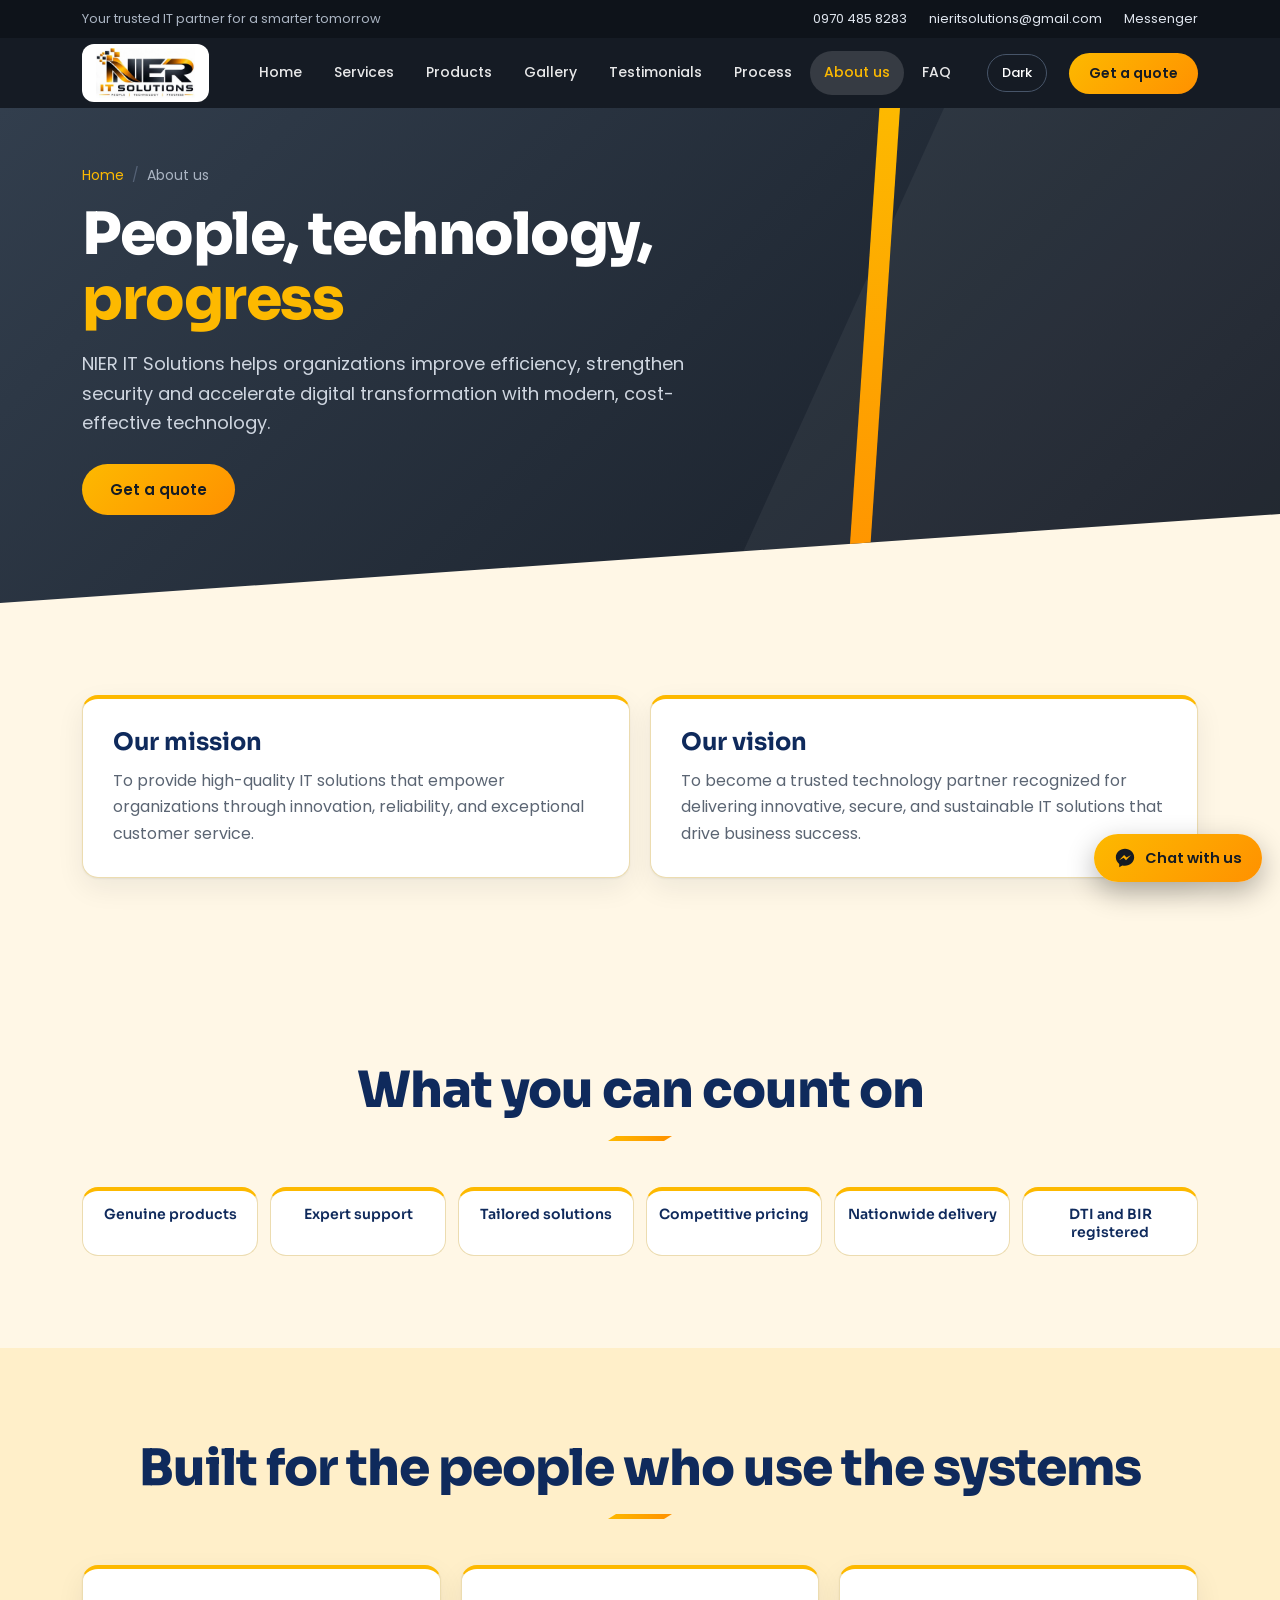
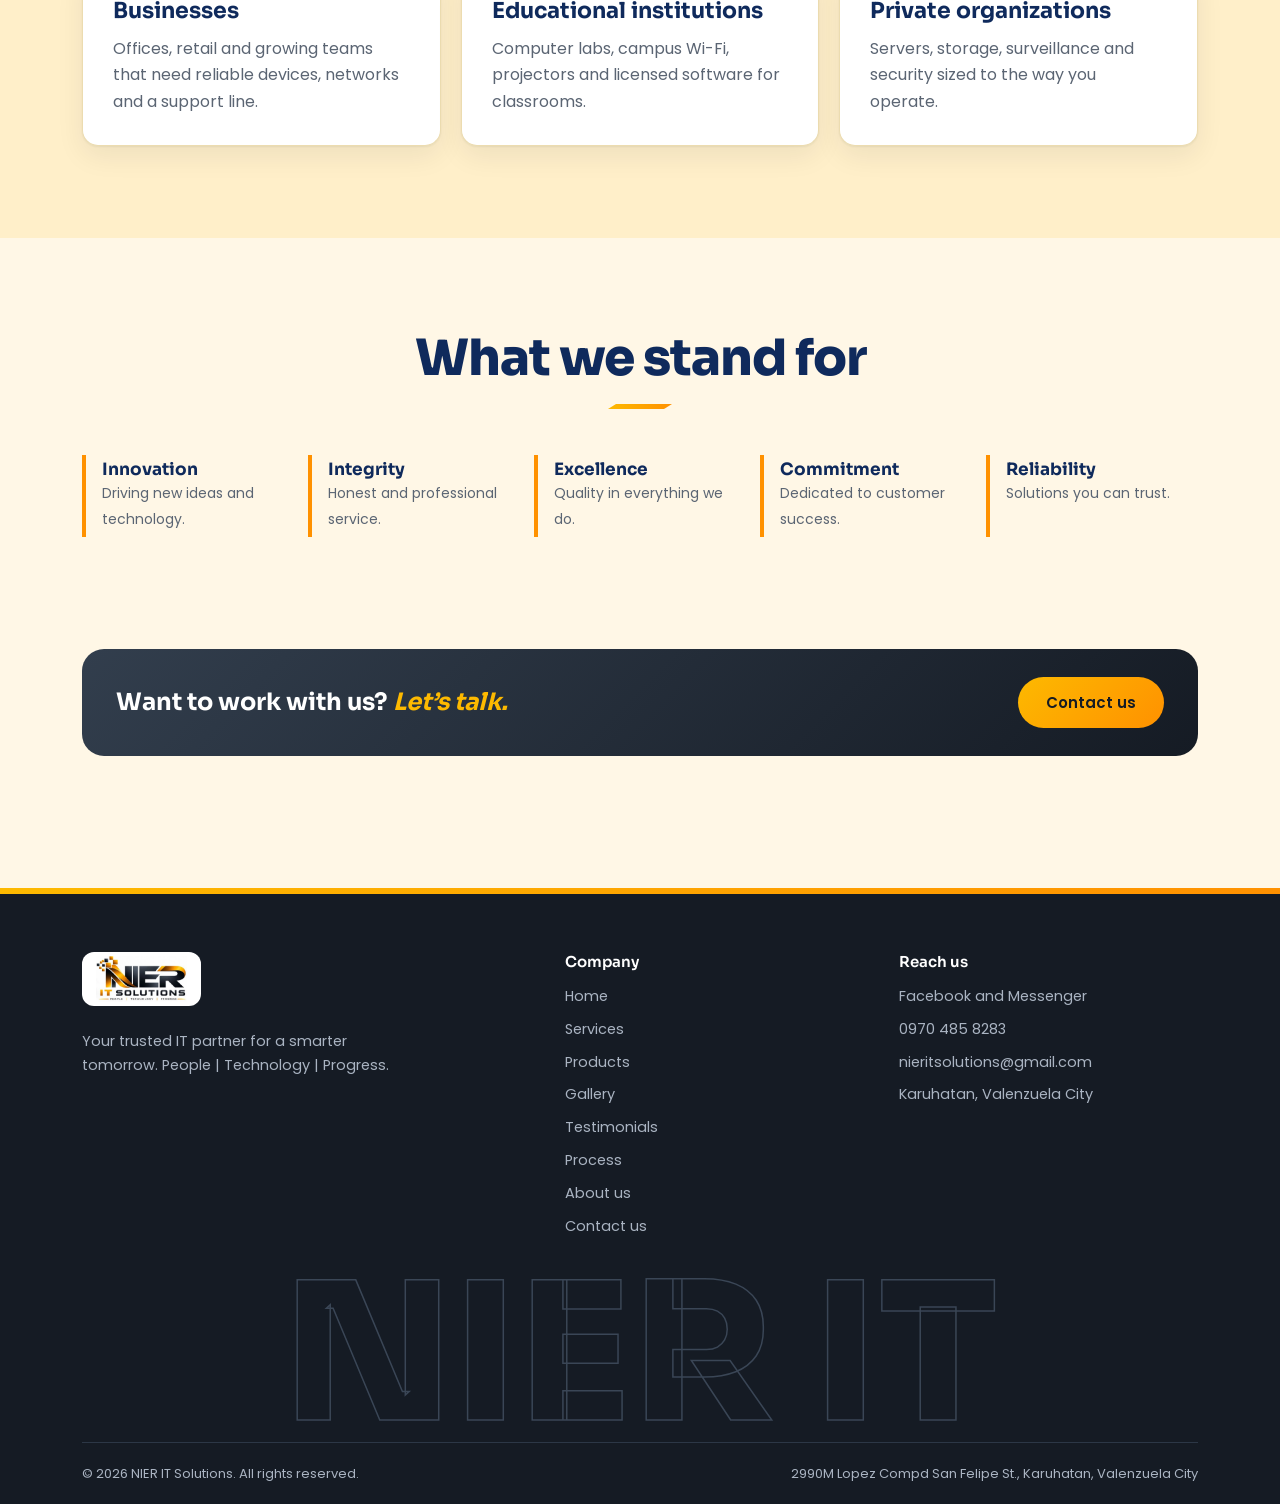
<file: about.html>
<!DOCTYPE html>
<html lang="en"><head><meta charset="utf-8">
<meta name="viewport" content="width=device-width, initial-scale=1, viewport-fit=cover">
<title>About Us | NIER IT Solutions</title>
<meta name="description" content="Mission, vision and values of NIER IT Solutions, a technology solutions provider in Valenzuela City.">
<meta property="og:title" content="About Us | NIER IT Solutions"><meta property="og:description" content="Mission, vision and values of NIER IT Solutions, a technology solutions provider in Valenzuela City."><meta property="og:type" content="website"><meta name="theme-color" content="#151B24">
<link rel="stylesheet" href="https://fonts.googleapis.com/css2?family=Sora:wght@600;700;800&family=Poppins:wght@400;500;600&display=swap">
<link rel="stylesheet" href="/assets/style.80415ac3.css">
</head>
<body>
<a class="skip" href="#top" onclick="event.preventDefault();document.getElementById('top').focus()">Skip to content</a>
<div class="topbar"><div class="wrap"><span>Your trusted IT partner for a smarter tomorrow</span><span class="tbr"><a href="tel:09704858283">0970 485 8283</a><a href="mailto:nieritsolutions@gmail.com">nieritsolutions@gmail.com</a><a href="https://m.me/nieritsolutions" target="_blank" rel="noopener">Messenger</a></span></div></div>
<header><div class="wrap nav">
<a class="logo" href="/" aria-label="NIER IT Solutions home"><img src="/assets/img/c0cede0354.webp" data-logo alt="NIER IT Solutions"></a>
<nav id="nv"><a href="/">Home</a><div class="dd"><a href="/services">Services</a><div class="menu" id="m1"></div></div><div class="dd"><a href="/products">Products</a><div class="menu" id="m2"></div></div><a href="/gallery">Gallery</a><a href="/testimonials">Testimonials</a><a href="/process">Process</a><a href="/about">About us</a><a href="/faq">FAQ</a></nav>
<button class="pillb" id="th" type="button"></button><a class="btn" href="/contact">Get a quote</a><button class="pillb" id="mb" type="button" aria-expanded="false">Menu</button>
</div></header>
<main id="top" tabindex="-1"><div class="page" id="p-about"><div class="ph"><div class="wrap"><div class="bcr" role="navigation" aria-label="Breadcrumb"><a href="/">Home</a><span>About us</span></div><h1>People, technology,<em>progress</em></h1><p class="lead">NIER IT Solutions helps organizations improve efficiency, strengthen security and accelerate digital transformation with modern, cost-effective technology.</p><div class="cta"><a class="btn" href="/contact">Get a quote</a></div></div></div><section><div class="wrap"><div class="g2"><div class="why"><h3 style="font-size:24px;color:var(--navy)">Our mission</h3><p>To provide high-quality IT solutions that empower organizations through innovation, reliability, and exceptional customer service.</p></div><div class="why"><h3 style="font-size:24px;color:var(--navy)">Our vision</h3><p>To become a trusted technology partner recognized for delivering innovative, secure, and sustainable IT solutions that drive business success.</p></div></div></div></section>
<section><div class="wrap"><div class="hd2"><span class="chip">Why customers choose us</span><h2 class="h2">What you can <em>count on</em></h2></div><div class="tr"></div></div></section>
<section class="alt"><div class="wrap"><div class="hd2"><span class="chip">Who we serve</span><h2 class="h2">Built for the people <em>who use the systems</em></h2></div><div class="g3"><div class="why"><h3 style="font-size:22px;color:var(--navy)">Businesses</h3><p>Offices, retail and growing teams that need reliable devices, networks and a support line.</p></div><div class="why"><h3 style="font-size:22px;color:var(--navy)">Educational institutions</h3><p>Computer labs, campus Wi-Fi, projectors and licensed software for classrooms.</p></div><div class="why"><h3 style="font-size:22px;color:var(--navy)">Private organizations</h3><p>Servers, storage, surveillance and security sized to the way you operate.</p></div></div></div></section>
<section><div class="wrap"><div class="hd2"><span class="chip">Core values</span><h2 class="h2">What we <em>stand for</em></h2></div><div class="vals"><div><b>Innovation</b><span>Driving new ideas and technology.</span></div><div><b>Integrity</b><span>Honest and professional service.</span></div><div><b>Excellence</b><span>Quality in everything we do.</span></div><div><b>Commitment</b><span>Dedicated to customer success.</span></div><div><b>Reliability</b><span>Solutions you can trust.</span></div></div></div></section><section style="padding-top:20px"><div class="wrap"><div class="cbar" style="margin:0"><h3>Want to work with us? <em>Let’s talk.</em></h3><a class="btn" href="/contact">Contact us</a></div></div></section></div></main>

<a class="fab" href="https://m.me/nieritsolutions" target="_blank" rel="noopener" aria-label="Chat with us on Facebook Messenger"><svg viewBox="0 0 24 24" width="22" height="22" fill="currentColor" aria-hidden="true"><path d="M12 2C6.48 2 2 6.14 2 11.25c0 2.9 1.45 5.49 3.72 7.18V22l3.4-1.87c.87.24 1.8.37 2.88.37 5.52 0 10-4.14 10-9.25S17.52 2 12 2zm1.1 12.45l-2.55-2.72-4.97 2.72 5.47-5.8 2.6 2.72 4.92-2.72-5.47 5.8z"/></svg><span>Chat with us</span></a>
<div class="mbar"><a href="tel:09704858283">Call</a><a href="https://m.me/nieritsolutions" target="_blank" rel="noopener">Message</a><a class="pri" href="/contact">Get a quote</a></div>
<footer><div class="wrap">
<div class="fg">
<div><a class="flogo" href="/"><img src="/assets/img/c0cede0354.webp" data-logo alt="NIER IT Solutions"></a><p style="max-width:36ch;margin:0">Your trusted IT partner for a smarter tomorrow. People | Technology | Progress.</p></div>
<div><h4>Company</h4><ul><li><a href="/">Home</a></li><li><a href="/services">Services</a></li><li><a href="/products">Products</a></li><li><a href="/gallery">Gallery</a></li><li><a href="/testimonials">Testimonials</a></li><li><a href="/process">Process</a></li><li><a href="/about">About us</a></li><li><a href="/contact">Contact us</a></li></ul></div>
<div><h4>Reach us</h4><ul><li><a href="https://www.facebook.com/share/1CSHU4iJTq/" target="_blank" rel="noopener">Facebook and Messenger</a></li><li><a href="tel:09704858283">0970 485 8283</a></li><li><a href="mailto:nieritsolutions@gmail.com">nieritsolutions@gmail.com</a></li><li>Karuhatan, Valenzuela City</li></ul></div>
</div>
<div class="wm" aria-hidden="true">NIER IT</div>
<div class="fb"><span>© 2026 NIER IT Solutions. All rights reserved.</span><span>2990M Lopez Compd San Felipe St., Karuhatan, Valenzuela City</span></div>
</div></footer>

<script src="/assets/app.efe915cb.js"></script>
</body></html>
</file>
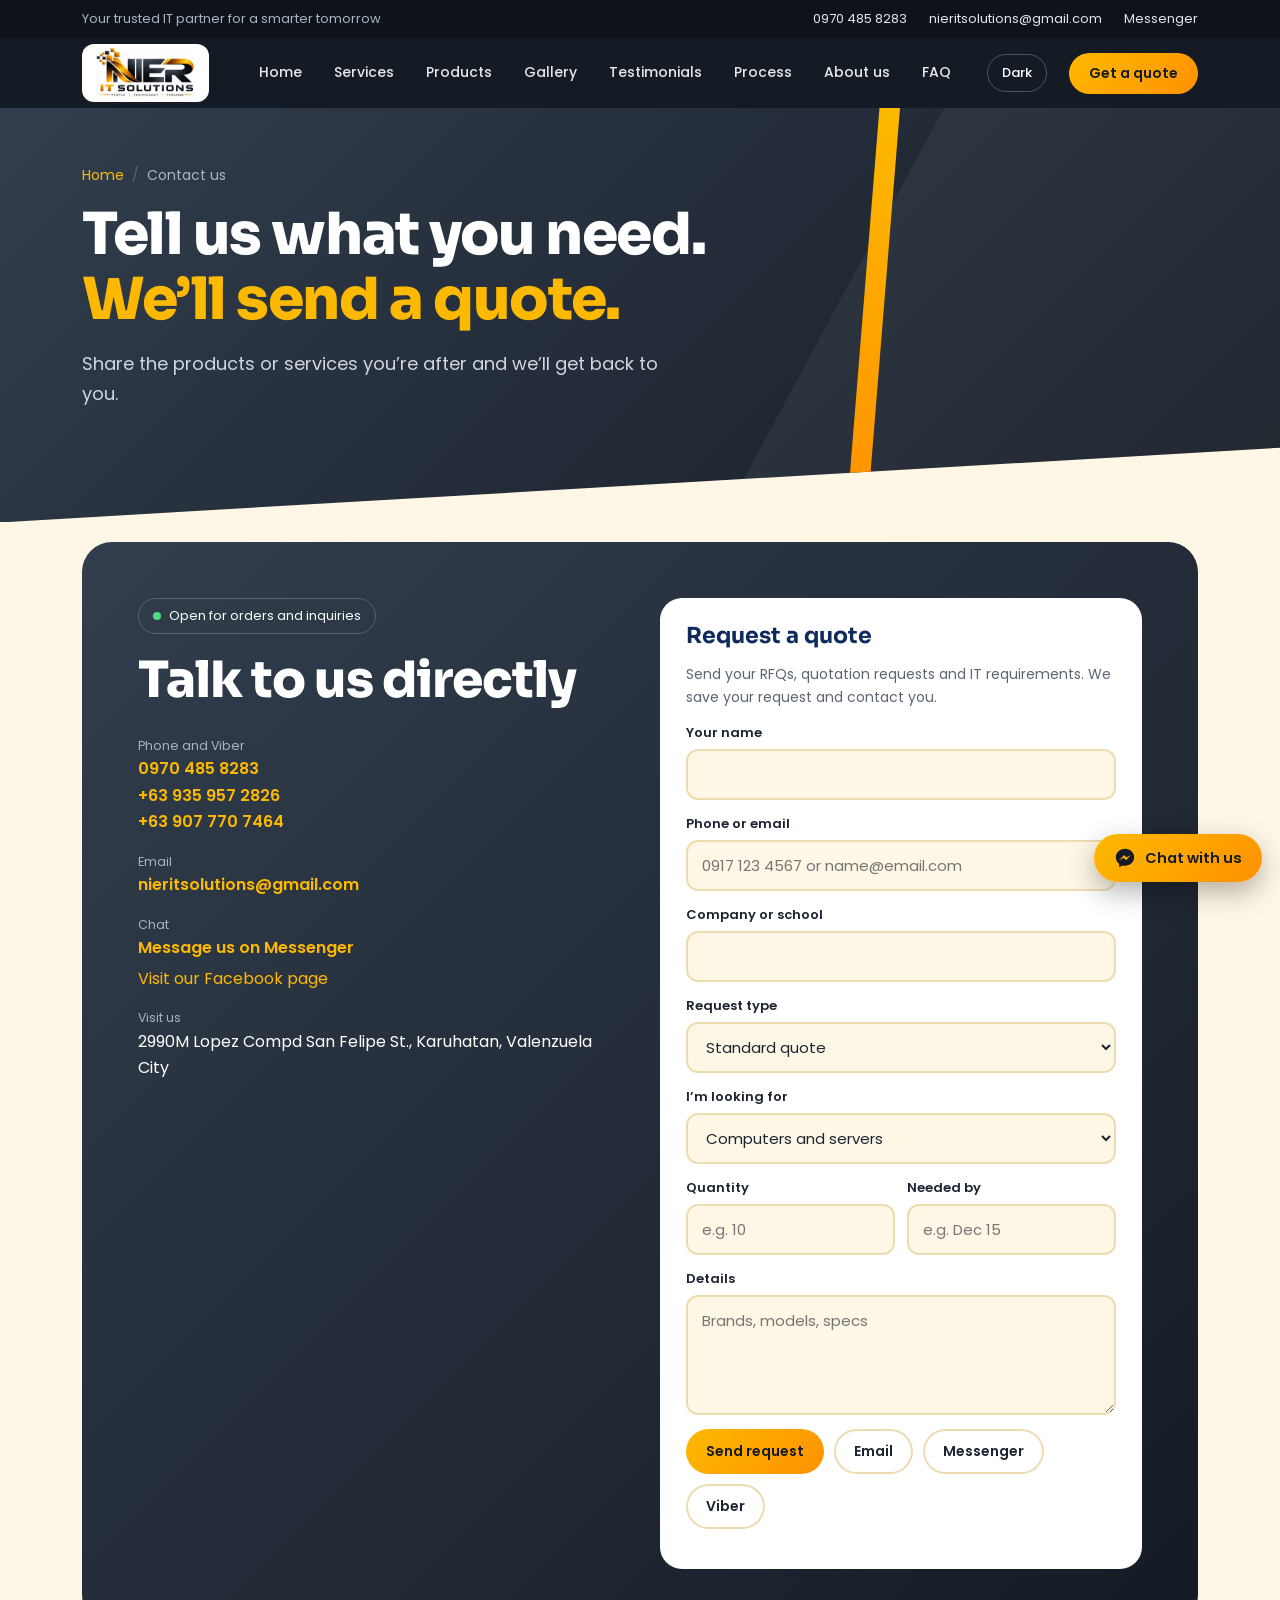
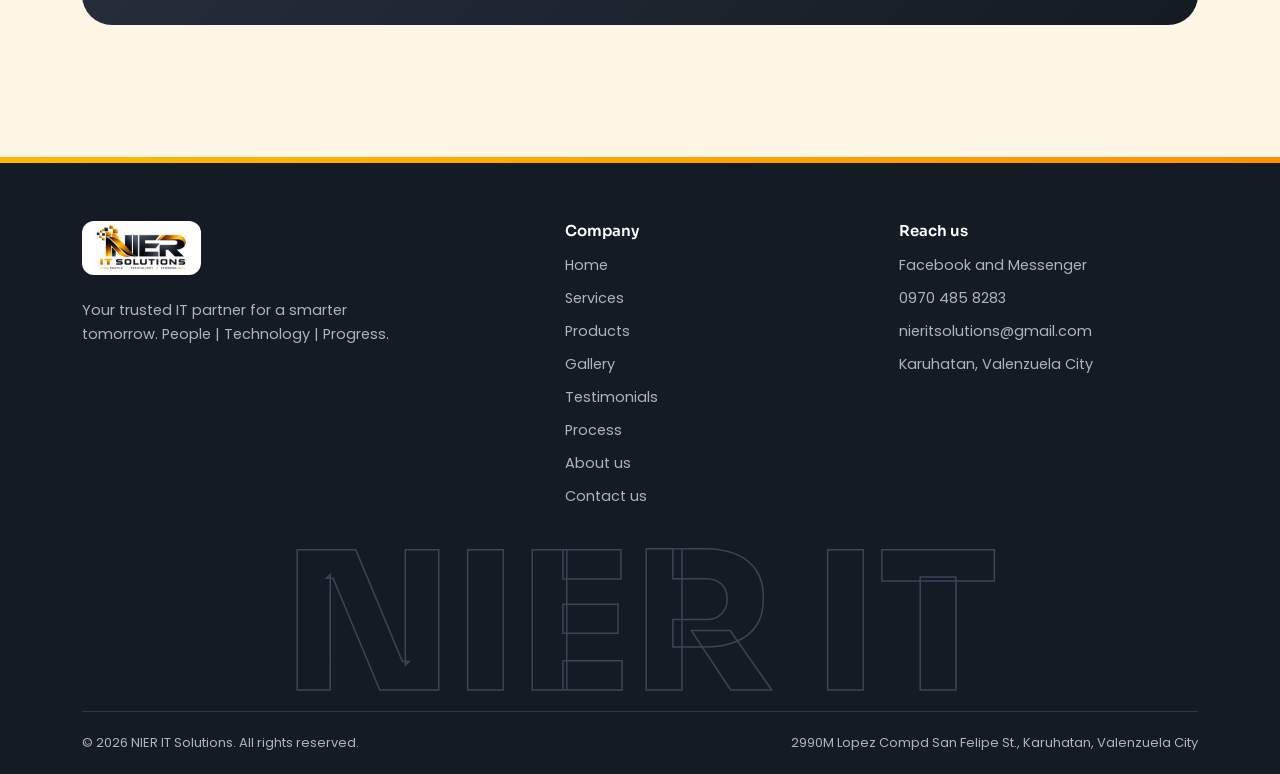
<file: contact.html>
<!DOCTYPE html>
<html lang="en"><head><meta charset="utf-8">
<meta name="viewport" content="width=device-width, initial-scale=1, viewport-fit=cover">
<title>Contact and Get a Quote | NIER IT Solutions</title>
<meta name="description" content="Request a quote or send your RFQ to NIER IT Solutions by email, Messenger or Viber.">
<meta property="og:title" content="Contact and Get a Quote | NIER IT Solutions"><meta property="og:description" content="Request a quote or send your RFQ to NIER IT Solutions by email, Messenger or Viber."><meta property="og:type" content="website"><meta name="theme-color" content="#151B24">
<link rel="stylesheet" href="https://fonts.googleapis.com/css2?family=Sora:wght@600;700;800&family=Poppins:wght@400;500;600&display=swap">
<link rel="stylesheet" href="/assets/style.80415ac3.css">
</head>
<body>
<a class="skip" href="#top" onclick="event.preventDefault();document.getElementById('top').focus()">Skip to content</a>
<div class="topbar"><div class="wrap"><span>Your trusted IT partner for a smarter tomorrow</span><span class="tbr"><a href="tel:09704858283">0970 485 8283</a><a href="mailto:nieritsolutions@gmail.com">nieritsolutions@gmail.com</a><a href="https://m.me/nieritsolutions" target="_blank" rel="noopener">Messenger</a></span></div></div>
<header><div class="wrap nav">
<a class="logo" href="/" aria-label="NIER IT Solutions home"><img src="/assets/img/c0cede0354.webp" data-logo alt="NIER IT Solutions"></a>
<nav id="nv"><a href="/">Home</a><div class="dd"><a href="/services">Services</a><div class="menu" id="m1"></div></div><div class="dd"><a href="/products">Products</a><div class="menu" id="m2"></div></div><a href="/gallery">Gallery</a><a href="/testimonials">Testimonials</a><a href="/process">Process</a><a href="/about">About us</a><a href="/faq">FAQ</a></nav>
<button class="pillb" id="th" type="button"></button><a class="btn" href="/contact">Get a quote</a><button class="pillb" id="mb" type="button" aria-expanded="false">Menu</button>
</div></header>
<main id="top" tabindex="-1"><div class="page" id="p-contact"><div class="ph"><div class="wrap"><div class="bcr" role="navigation" aria-label="Breadcrumb"><a href="/">Home</a><span>Contact us</span></div><h1>Tell us what you need.<em>We’ll send a quote.</em></h1><p class="lead">Share the products or services you’re after and we’ll get back to you.</p><div class="cta"></div></div></div><section style="padding-top:20px"><div class="wrap"><div class="ct">
<div><span class="open-b">Open for orders and inquiries</span><h2 class="h2">Talk to us directly</h2>
<div class="info"><div><small>Phone and Viber</small><a href="tel:09704858283">0970 485 8283</a><br><a href="tel:+639359572826">+63 935 957 2826</a><br><a href="tel:+639077707464">+63 907 770 7464</a></div><div><small>Email</small><a href="mailto:nieritsolutions@gmail.com">nieritsolutions@gmail.com</a></div><div><small>Chat</small><a href="https://m.me/nieritsolutions" target="_blank" rel="noopener">Message us on Messenger</a><a href="https://www.facebook.com/share/1CSHU4iJTq/" target="_blank" rel="noopener" style="font-weight:400;display:block;margin-top:4px">Visit our Facebook page</a></div><div><small>Visit us</small>2990M Lopez Compd San Felipe St., Karuhatan, Valenzuela City</div></div></div>
<form id="qf"><h3>Request a quote</h3><p style="margin:0;color:var(--mut);font-size:14px">Send your RFQs, quotation requests and IT requirements. We save your request and contact you.</p>
<label>Your name<input id="n" required autocomplete="name"></label>
<label>Phone or email<input id="ct" required autocomplete="tel" placeholder="0917 123 4567 or name@email.com"></label>
<label>Company or school<input id="c" autocomplete="organization"></label>
<label>Request type<select id="rt"><option>Standard quote</option><option>RFQ (bulk or corporate order)</option></select></label>
<label>I’m looking for<select id="k"></select></label>
<div class="two"><label>Quantity<input id="qy" inputmode="numeric" placeholder="e.g. 10"></label><label>Needed by<input id="nb" placeholder="e.g. Dec 15"></label></div>
<label>Details<textarea id="m" rows="4" placeholder="Brands, models, specs"></textarea></label>
<input id="hp" tabindex="-1" autocomplete="off" aria-hidden="true" style="position:absolute;left:-9999px">
<div class="sd"><button class="btn" type="submit" id="ss">Send request</button><button class="btn ghost" type="button" id="se">Email</button><button class="btn ghost" type="button" id="sm">Messenger</button><button class="btn ghost" type="button" id="sb">Viber</button></div>
<p id="fs" role="status" aria-live="polite" style="margin:0;font-size:14px;color:var(--mut)"></p></form>
</div></div></section>
</div></main>

<a class="fab" href="https://m.me/nieritsolutions" target="_blank" rel="noopener" aria-label="Chat with us on Facebook Messenger"><svg viewBox="0 0 24 24" width="22" height="22" fill="currentColor" aria-hidden="true"><path d="M12 2C6.48 2 2 6.14 2 11.25c0 2.9 1.45 5.49 3.72 7.18V22l3.4-1.87c.87.24 1.8.37 2.88.37 5.52 0 10-4.14 10-9.25S17.52 2 12 2zm1.1 12.45l-2.55-2.72-4.97 2.72 5.47-5.8 2.6 2.72 4.92-2.72-5.47 5.8z"/></svg><span>Chat with us</span></a>
<div class="mbar"><a href="tel:09704858283">Call</a><a href="https://m.me/nieritsolutions" target="_blank" rel="noopener">Message</a><a class="pri" href="/contact">Get a quote</a></div>
<footer><div class="wrap">
<div class="fg">
<div><a class="flogo" href="/"><img src="/assets/img/c0cede0354.webp" data-logo alt="NIER IT Solutions"></a><p style="max-width:36ch;margin:0">Your trusted IT partner for a smarter tomorrow. People | Technology | Progress.</p></div>
<div><h4>Company</h4><ul><li><a href="/">Home</a></li><li><a href="/services">Services</a></li><li><a href="/products">Products</a></li><li><a href="/gallery">Gallery</a></li><li><a href="/testimonials">Testimonials</a></li><li><a href="/process">Process</a></li><li><a href="/about">About us</a></li><li><a href="/contact">Contact us</a></li></ul></div>
<div><h4>Reach us</h4><ul><li><a href="https://www.facebook.com/share/1CSHU4iJTq/" target="_blank" rel="noopener">Facebook and Messenger</a></li><li><a href="tel:09704858283">0970 485 8283</a></li><li><a href="mailto:nieritsolutions@gmail.com">nieritsolutions@gmail.com</a></li><li>Karuhatan, Valenzuela City</li></ul></div>
</div>
<div class="wm" aria-hidden="true">NIER IT</div>
<div class="fb"><span>© 2026 NIER IT Solutions. All rights reserved.</span><span>2990M Lopez Compd San Felipe St., Karuhatan, Valenzuela City</span></div>
</div></footer>

<script src="/assets/app.efe915cb.js"></script>
</body></html>
</file>
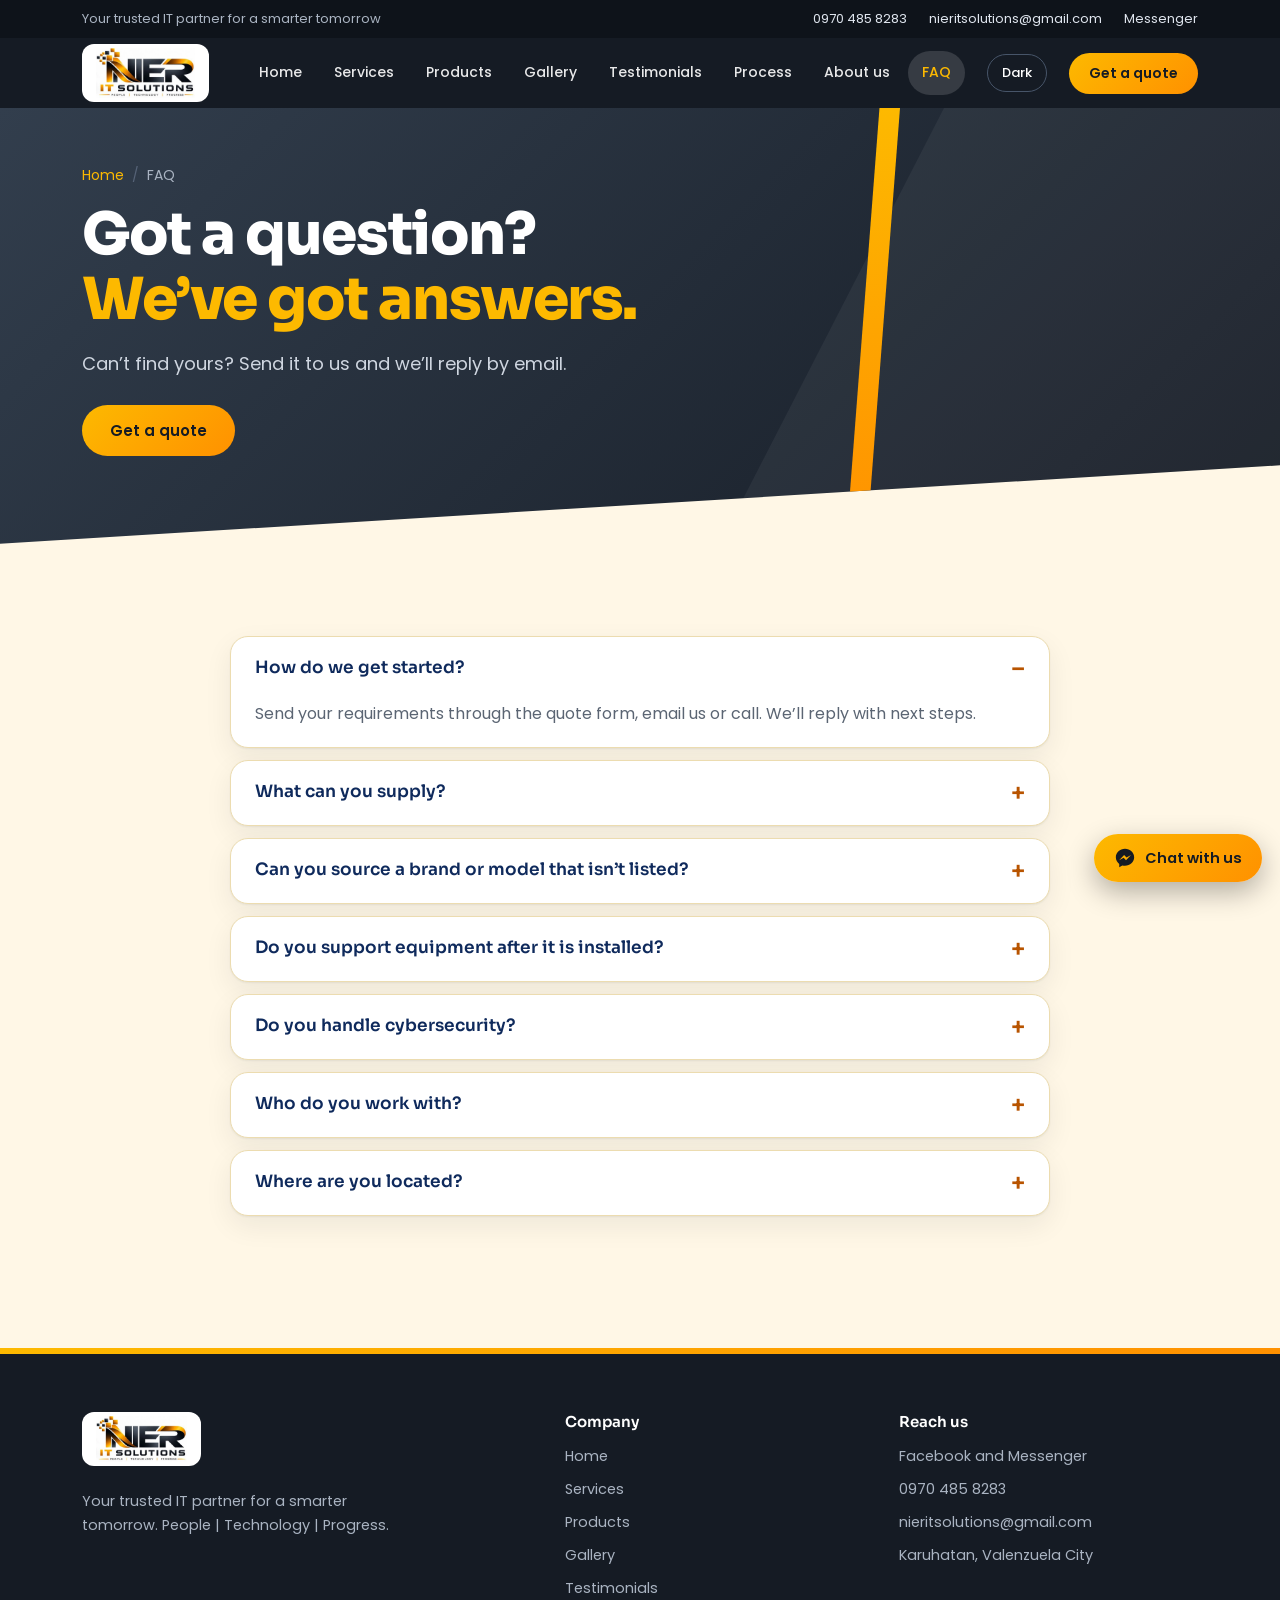
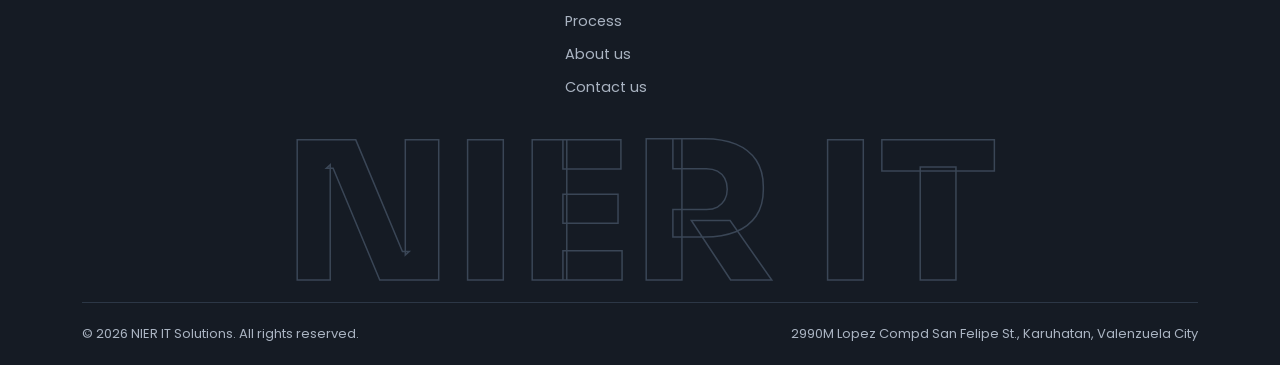
<file: faq.html>
<!DOCTYPE html>
<html lang="en"><head><meta charset="utf-8">
<meta name="viewport" content="width=device-width, initial-scale=1, viewport-fit=cover">
<title>FAQ | NIER IT Solutions</title>
<meta name="description" content="Answers to common questions about NIER IT Solutions products, services and support.">
<meta property="og:title" content="FAQ | NIER IT Solutions"><meta property="og:description" content="Answers to common questions about NIER IT Solutions products, services and support."><meta property="og:type" content="website"><meta name="theme-color" content="#151B24">
<link rel="stylesheet" href="https://fonts.googleapis.com/css2?family=Sora:wght@600;700;800&family=Poppins:wght@400;500;600&display=swap">
<link rel="stylesheet" href="/assets/style.80415ac3.css">
</head>
<body>
<a class="skip" href="#top" onclick="event.preventDefault();document.getElementById('top').focus()">Skip to content</a>
<div class="topbar"><div class="wrap"><span>Your trusted IT partner for a smarter tomorrow</span><span class="tbr"><a href="tel:09704858283">0970 485 8283</a><a href="mailto:nieritsolutions@gmail.com">nieritsolutions@gmail.com</a><a href="https://m.me/nieritsolutions" target="_blank" rel="noopener">Messenger</a></span></div></div>
<header><div class="wrap nav">
<a class="logo" href="/" aria-label="NIER IT Solutions home"><img src="/assets/img/c0cede0354.webp" data-logo alt="NIER IT Solutions"></a>
<nav id="nv"><a href="/">Home</a><div class="dd"><a href="/services">Services</a><div class="menu" id="m1"></div></div><div class="dd"><a href="/products">Products</a><div class="menu" id="m2"></div></div><a href="/gallery">Gallery</a><a href="/testimonials">Testimonials</a><a href="/process">Process</a><a href="/about">About us</a><a href="/faq">FAQ</a></nav>
<button class="pillb" id="th" type="button"></button><a class="btn" href="/contact">Get a quote</a><button class="pillb" id="mb" type="button" aria-expanded="false">Menu</button>
</div></header>
<main id="top" tabindex="-1"><div class="page" id="p-faq"><div class="ph"><div class="wrap"><div class="bcr" role="navigation" aria-label="Breadcrumb"><a href="/">Home</a><span>FAQ</span></div><h1>Got a question?<em>We’ve got answers.</em></h1><p class="lead">Can’t find yours? Send it to us and we’ll reply by email.</p><div class="cta"><a class="btn" href="/contact">Get a quote</a></div></div></div><section><div class="wrap"><div class="faq" id="fq"></div></div></section></div></main>

<a class="fab" href="https://m.me/nieritsolutions" target="_blank" rel="noopener" aria-label="Chat with us on Facebook Messenger"><svg viewBox="0 0 24 24" width="22" height="22" fill="currentColor" aria-hidden="true"><path d="M12 2C6.48 2 2 6.14 2 11.25c0 2.9 1.45 5.49 3.72 7.18V22l3.4-1.87c.87.24 1.8.37 2.88.37 5.52 0 10-4.14 10-9.25S17.52 2 12 2zm1.1 12.45l-2.55-2.72-4.97 2.72 5.47-5.8 2.6 2.72 4.92-2.72-5.47 5.8z"/></svg><span>Chat with us</span></a>
<div class="mbar"><a href="tel:09704858283">Call</a><a href="https://m.me/nieritsolutions" target="_blank" rel="noopener">Message</a><a class="pri" href="/contact">Get a quote</a></div>
<footer><div class="wrap">
<div class="fg">
<div><a class="flogo" href="/"><img src="/assets/img/c0cede0354.webp" data-logo alt="NIER IT Solutions"></a><p style="max-width:36ch;margin:0">Your trusted IT partner for a smarter tomorrow. People | Technology | Progress.</p></div>
<div><h4>Company</h4><ul><li><a href="/">Home</a></li><li><a href="/services">Services</a></li><li><a href="/products">Products</a></li><li><a href="/gallery">Gallery</a></li><li><a href="/testimonials">Testimonials</a></li><li><a href="/process">Process</a></li><li><a href="/about">About us</a></li><li><a href="/contact">Contact us</a></li></ul></div>
<div><h4>Reach us</h4><ul><li><a href="https://www.facebook.com/share/1CSHU4iJTq/" target="_blank" rel="noopener">Facebook and Messenger</a></li><li><a href="tel:09704858283">0970 485 8283</a></li><li><a href="mailto:nieritsolutions@gmail.com">nieritsolutions@gmail.com</a></li><li>Karuhatan, Valenzuela City</li></ul></div>
</div>
<div class="wm" aria-hidden="true">NIER IT</div>
<div class="fb"><span>© 2026 NIER IT Solutions. All rights reserved.</span><span>2990M Lopez Compd San Felipe St., Karuhatan, Valenzuela City</span></div>
</div></footer>

<script src="/assets/app.efe915cb.js"></script>
</body></html>
</file>
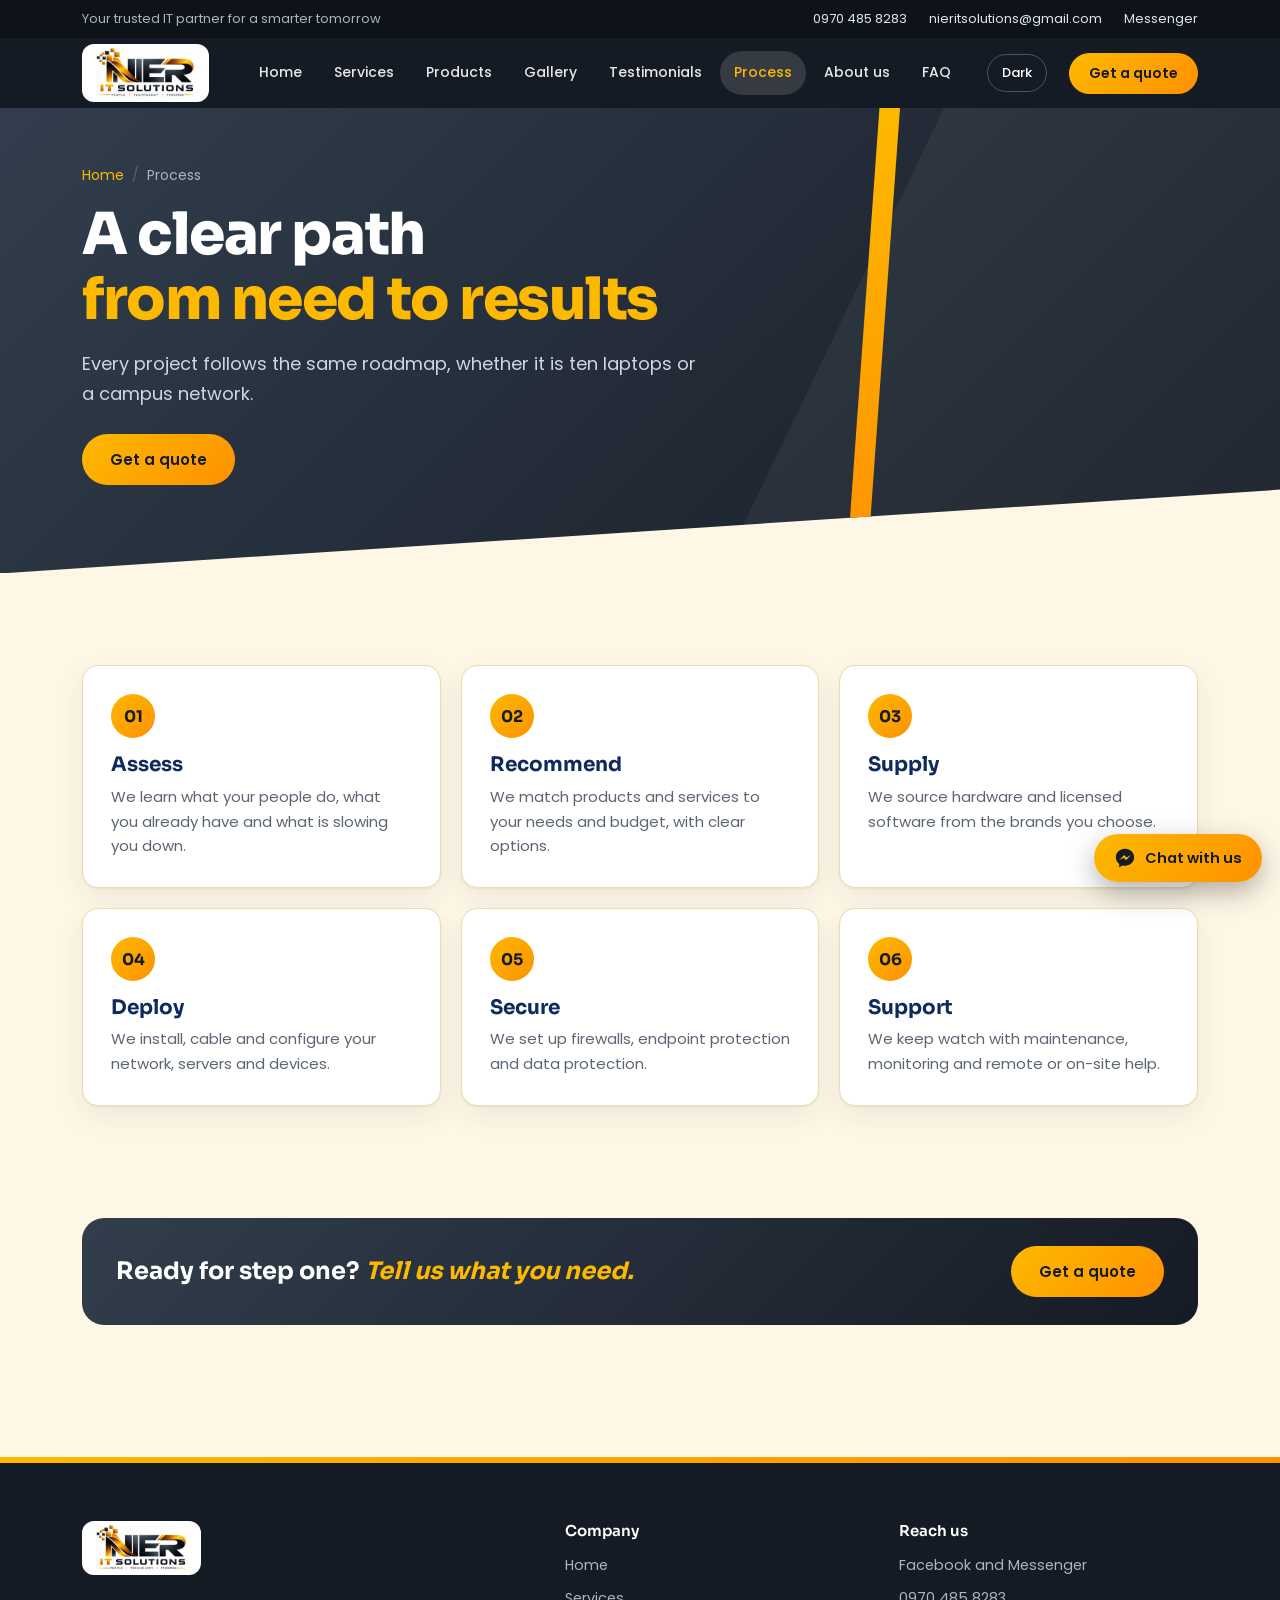
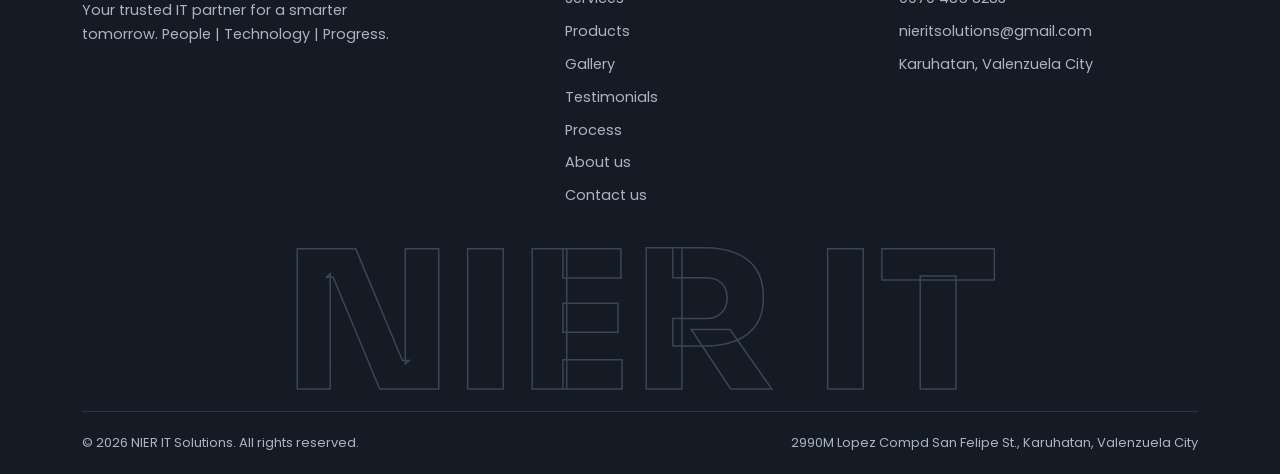
<file: process.html>
<!DOCTYPE html>
<html lang="en"><head><meta charset="utf-8">
<meta name="viewport" content="width=device-width, initial-scale=1, viewport-fit=cover">
<title>Our Process | NIER IT Solutions</title>
<meta name="description" content="How NIER IT Solutions works: assess, recommend, supply, deploy, secure and support.">
<meta property="og:title" content="Our Process | NIER IT Solutions"><meta property="og:description" content="How NIER IT Solutions works: assess, recommend, supply, deploy, secure and support."><meta property="og:type" content="website"><meta name="theme-color" content="#151B24">
<link rel="stylesheet" href="https://fonts.googleapis.com/css2?family=Sora:wght@600;700;800&family=Poppins:wght@400;500;600&display=swap">
<link rel="stylesheet" href="/assets/style.80415ac3.css">
</head>
<body>
<a class="skip" href="#top" onclick="event.preventDefault();document.getElementById('top').focus()">Skip to content</a>
<div class="topbar"><div class="wrap"><span>Your trusted IT partner for a smarter tomorrow</span><span class="tbr"><a href="tel:09704858283">0970 485 8283</a><a href="mailto:nieritsolutions@gmail.com">nieritsolutions@gmail.com</a><a href="https://m.me/nieritsolutions" target="_blank" rel="noopener">Messenger</a></span></div></div>
<header><div class="wrap nav">
<a class="logo" href="/" aria-label="NIER IT Solutions home"><img src="/assets/img/c0cede0354.webp" data-logo alt="NIER IT Solutions"></a>
<nav id="nv"><a href="/">Home</a><div class="dd"><a href="/services">Services</a><div class="menu" id="m1"></div></div><div class="dd"><a href="/products">Products</a><div class="menu" id="m2"></div></div><a href="/gallery">Gallery</a><a href="/testimonials">Testimonials</a><a href="/process">Process</a><a href="/about">About us</a><a href="/faq">FAQ</a></nav>
<button class="pillb" id="th" type="button"></button><a class="btn" href="/contact">Get a quote</a><button class="pillb" id="mb" type="button" aria-expanded="false">Menu</button>
</div></header>
<main id="top" tabindex="-1"><div class="page" id="p-process"><div class="ph"><div class="wrap"><div class="bcr" role="navigation" aria-label="Breadcrumb"><a href="/">Home</a><span>Process</span></div><h1>A clear path<em>from need to results</em></h1><p class="lead">Every project follows the same roadmap, whether it is ten laptops or a campus network.</p><div class="cta"><a class="btn" href="/contact">Get a quote</a></div></div></div><section><div class="wrap"><div class="steps" id="sp"></div></div></section><section style="padding-top:20px"><div class="wrap"><div class="cbar" style="margin:0"><h3>Ready for step one? <em>Tell us what you need.</em></h3><a class="btn" href="/contact">Get a quote</a></div></div></section></div></main>

<a class="fab" href="https://m.me/nieritsolutions" target="_blank" rel="noopener" aria-label="Chat with us on Facebook Messenger"><svg viewBox="0 0 24 24" width="22" height="22" fill="currentColor" aria-hidden="true"><path d="M12 2C6.48 2 2 6.14 2 11.25c0 2.9 1.45 5.49 3.72 7.18V22l3.4-1.87c.87.24 1.8.37 2.88.37 5.52 0 10-4.14 10-9.25S17.52 2 12 2zm1.1 12.45l-2.55-2.72-4.97 2.72 5.47-5.8 2.6 2.72 4.92-2.72-5.47 5.8z"/></svg><span>Chat with us</span></a>
<div class="mbar"><a href="tel:09704858283">Call</a><a href="https://m.me/nieritsolutions" target="_blank" rel="noopener">Message</a><a class="pri" href="/contact">Get a quote</a></div>
<footer><div class="wrap">
<div class="fg">
<div><a class="flogo" href="/"><img src="/assets/img/c0cede0354.webp" data-logo alt="NIER IT Solutions"></a><p style="max-width:36ch;margin:0">Your trusted IT partner for a smarter tomorrow. People | Technology | Progress.</p></div>
<div><h4>Company</h4><ul><li><a href="/">Home</a></li><li><a href="/services">Services</a></li><li><a href="/products">Products</a></li><li><a href="/gallery">Gallery</a></li><li><a href="/testimonials">Testimonials</a></li><li><a href="/process">Process</a></li><li><a href="/about">About us</a></li><li><a href="/contact">Contact us</a></li></ul></div>
<div><h4>Reach us</h4><ul><li><a href="https://www.facebook.com/share/1CSHU4iJTq/" target="_blank" rel="noopener">Facebook and Messenger</a></li><li><a href="tel:09704858283">0970 485 8283</a></li><li><a href="mailto:nieritsolutions@gmail.com">nieritsolutions@gmail.com</a></li><li>Karuhatan, Valenzuela City</li></ul></div>
</div>
<div class="wm" aria-hidden="true">NIER IT</div>
<div class="fb"><span>© 2026 NIER IT Solutions. All rights reserved.</span><span>2990M Lopez Compd San Felipe St., Karuhatan, Valenzuela City</span></div>
</div></footer>

<script src="/assets/app.efe915cb.js"></script>
</body></html>
</file>
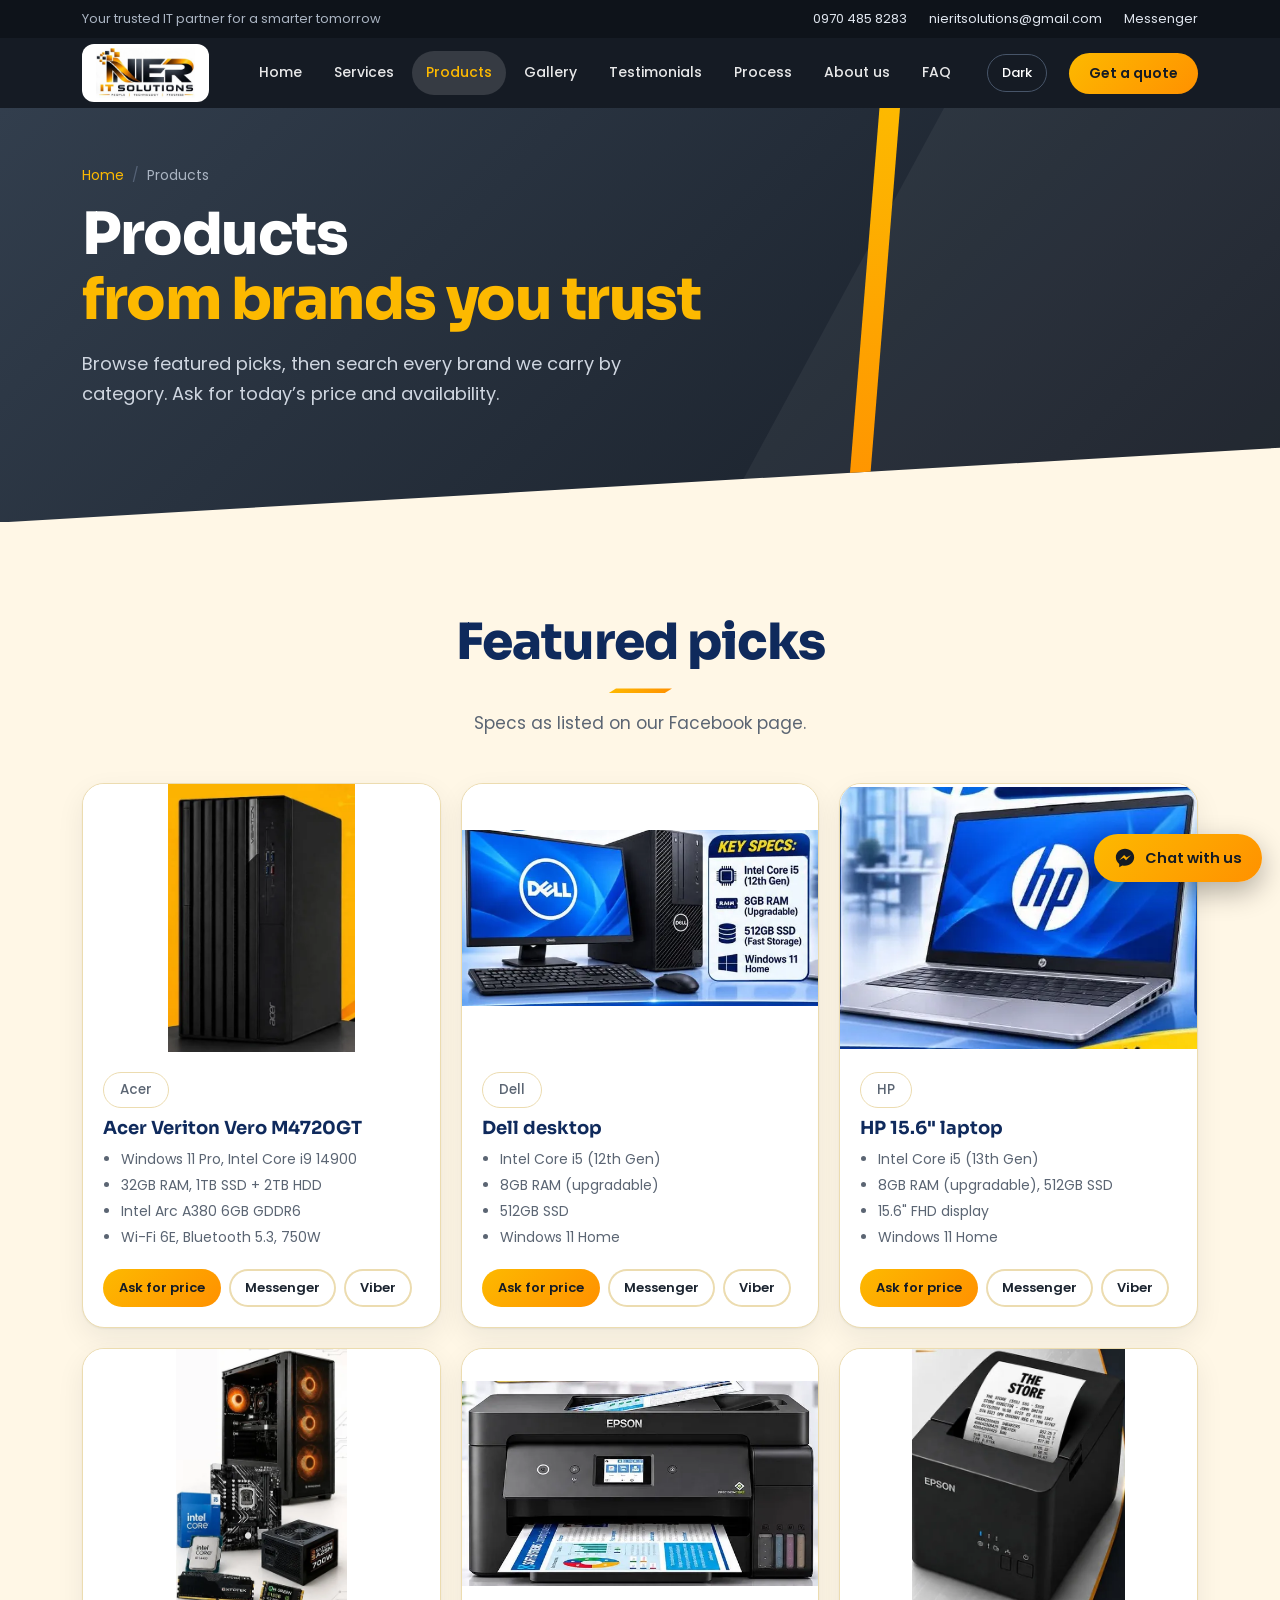
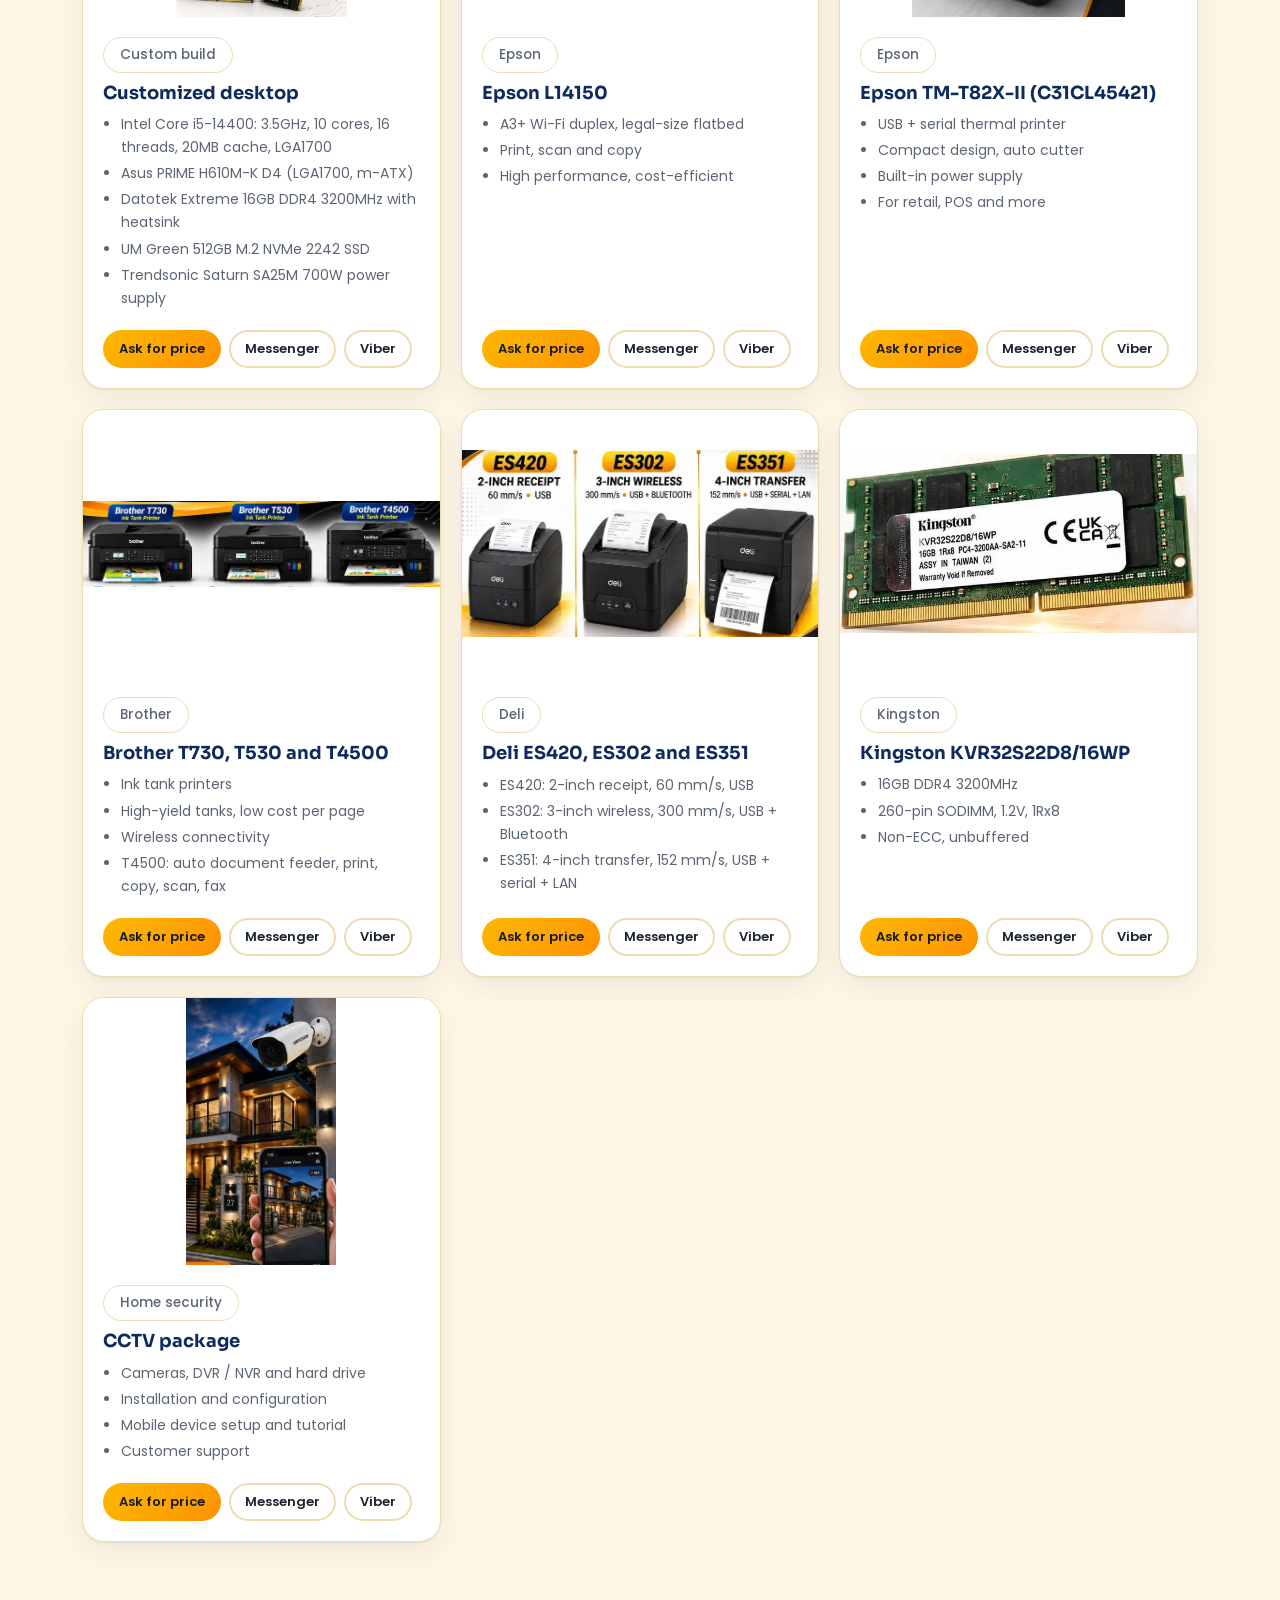
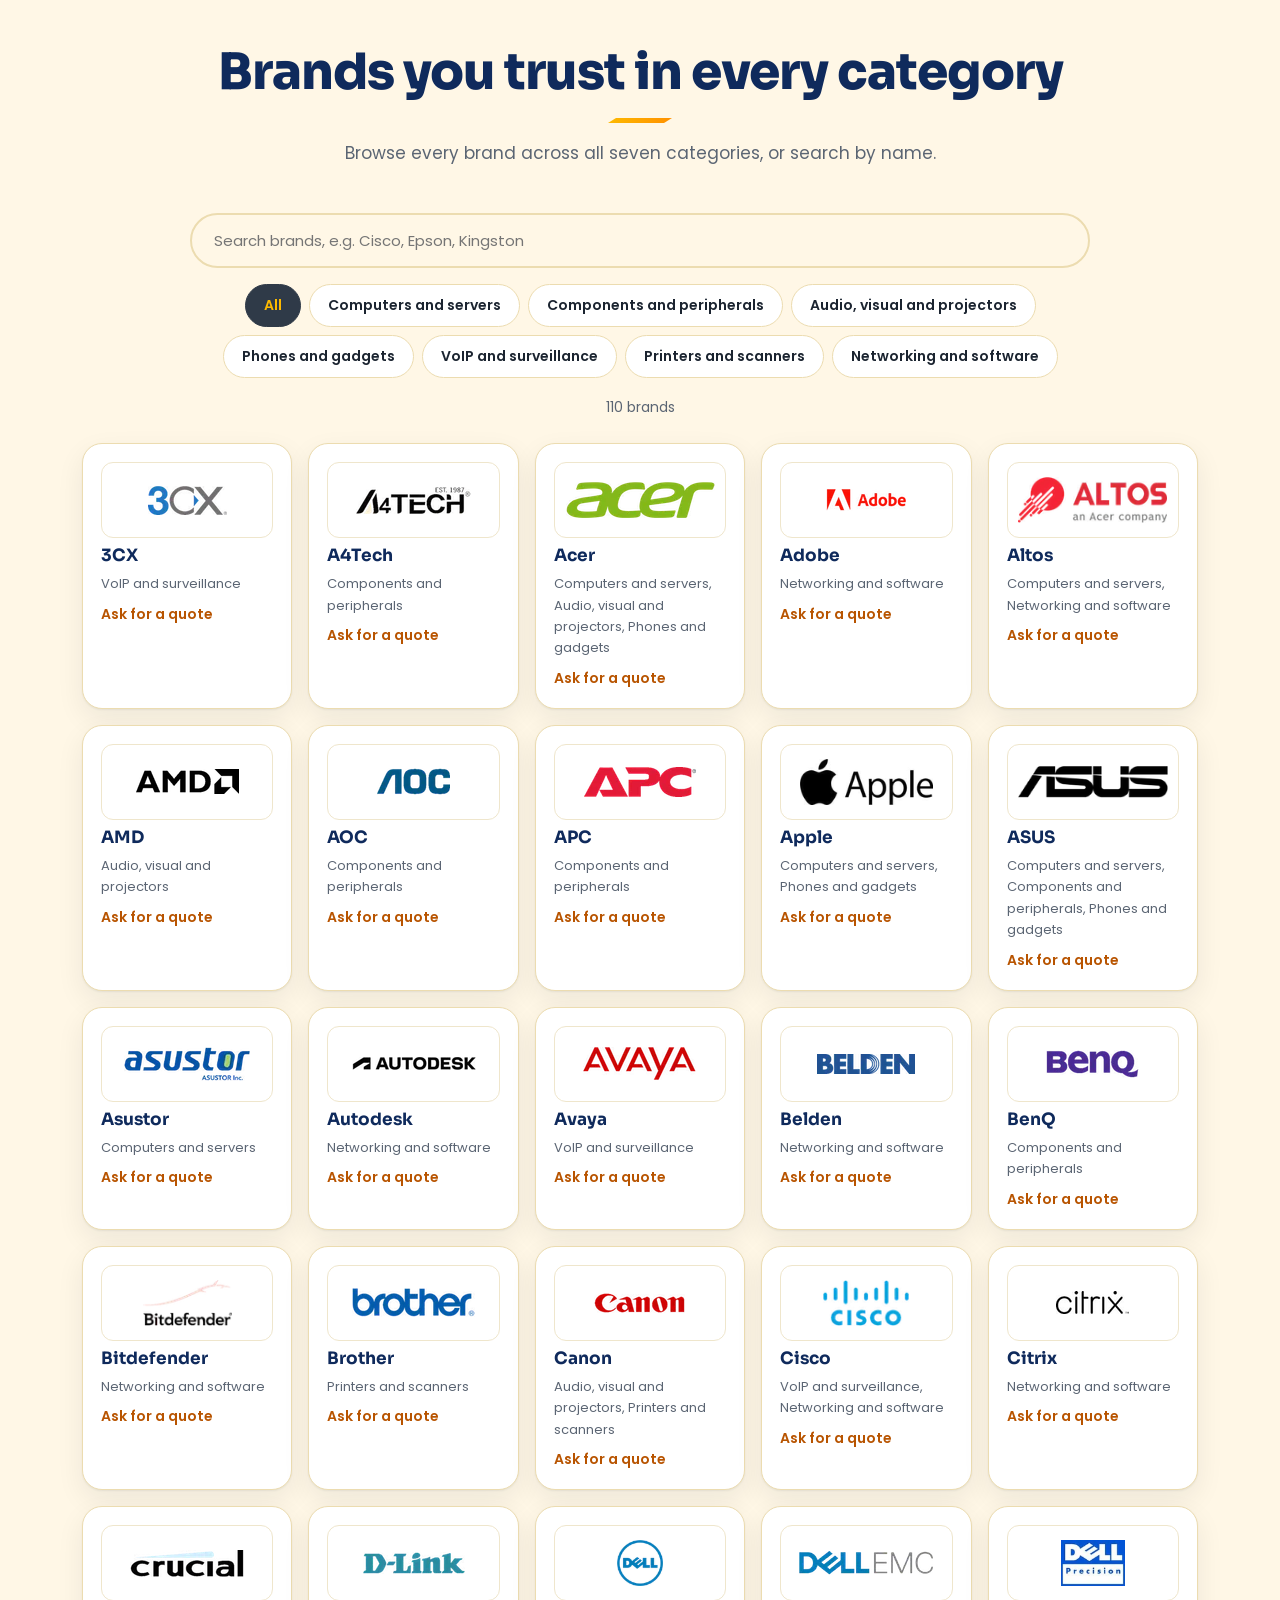
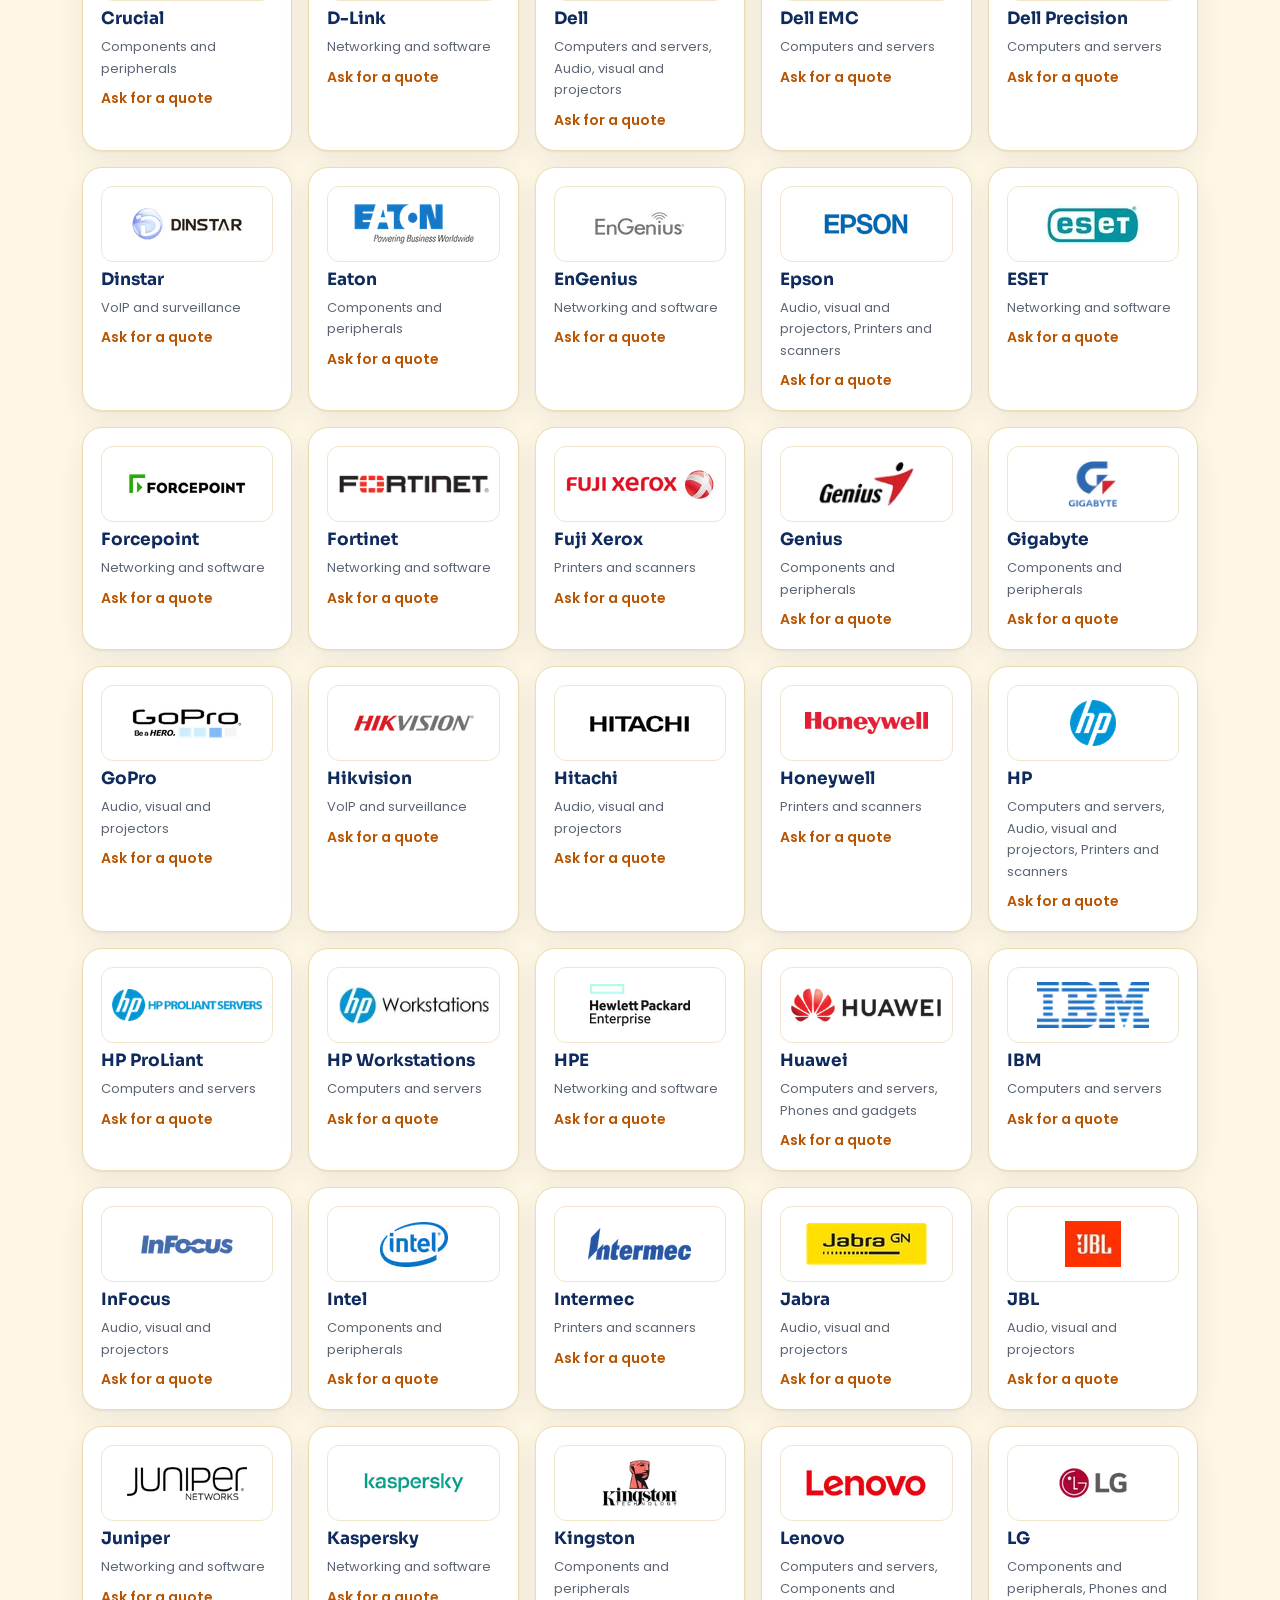
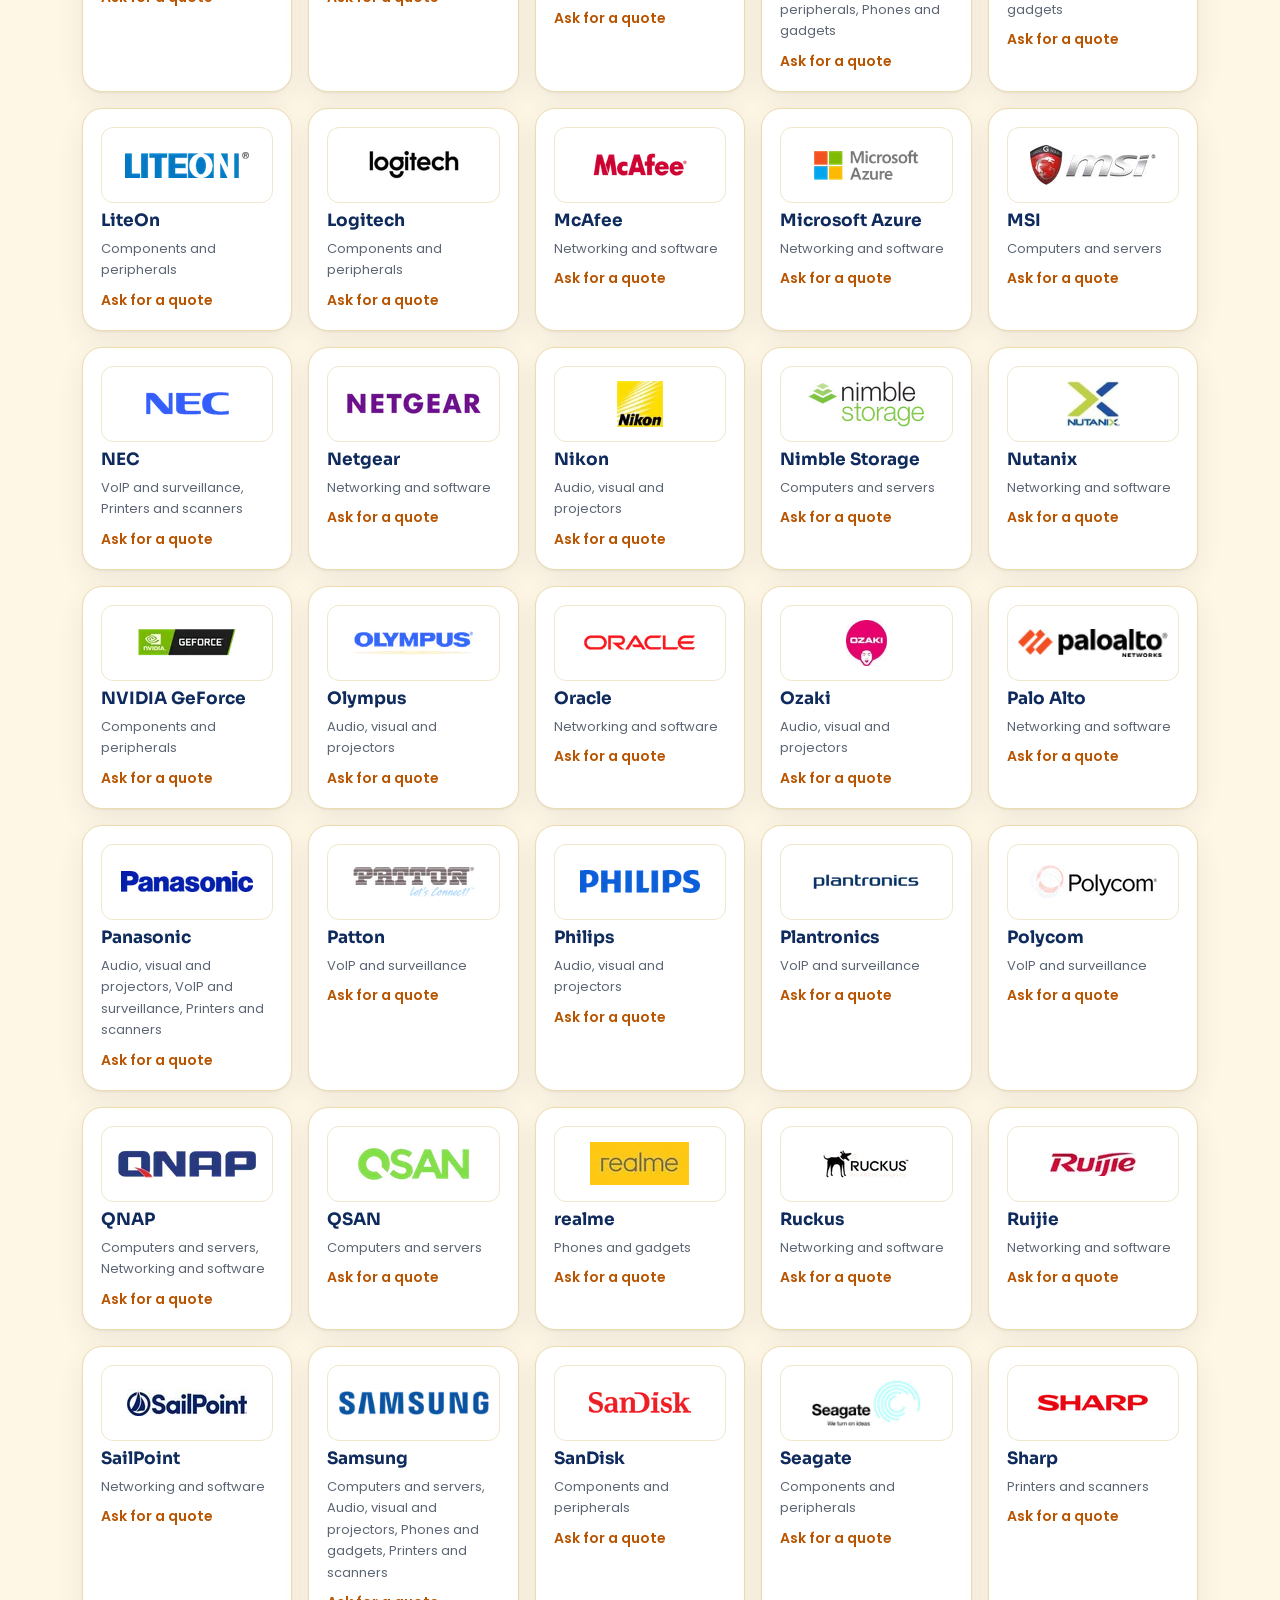
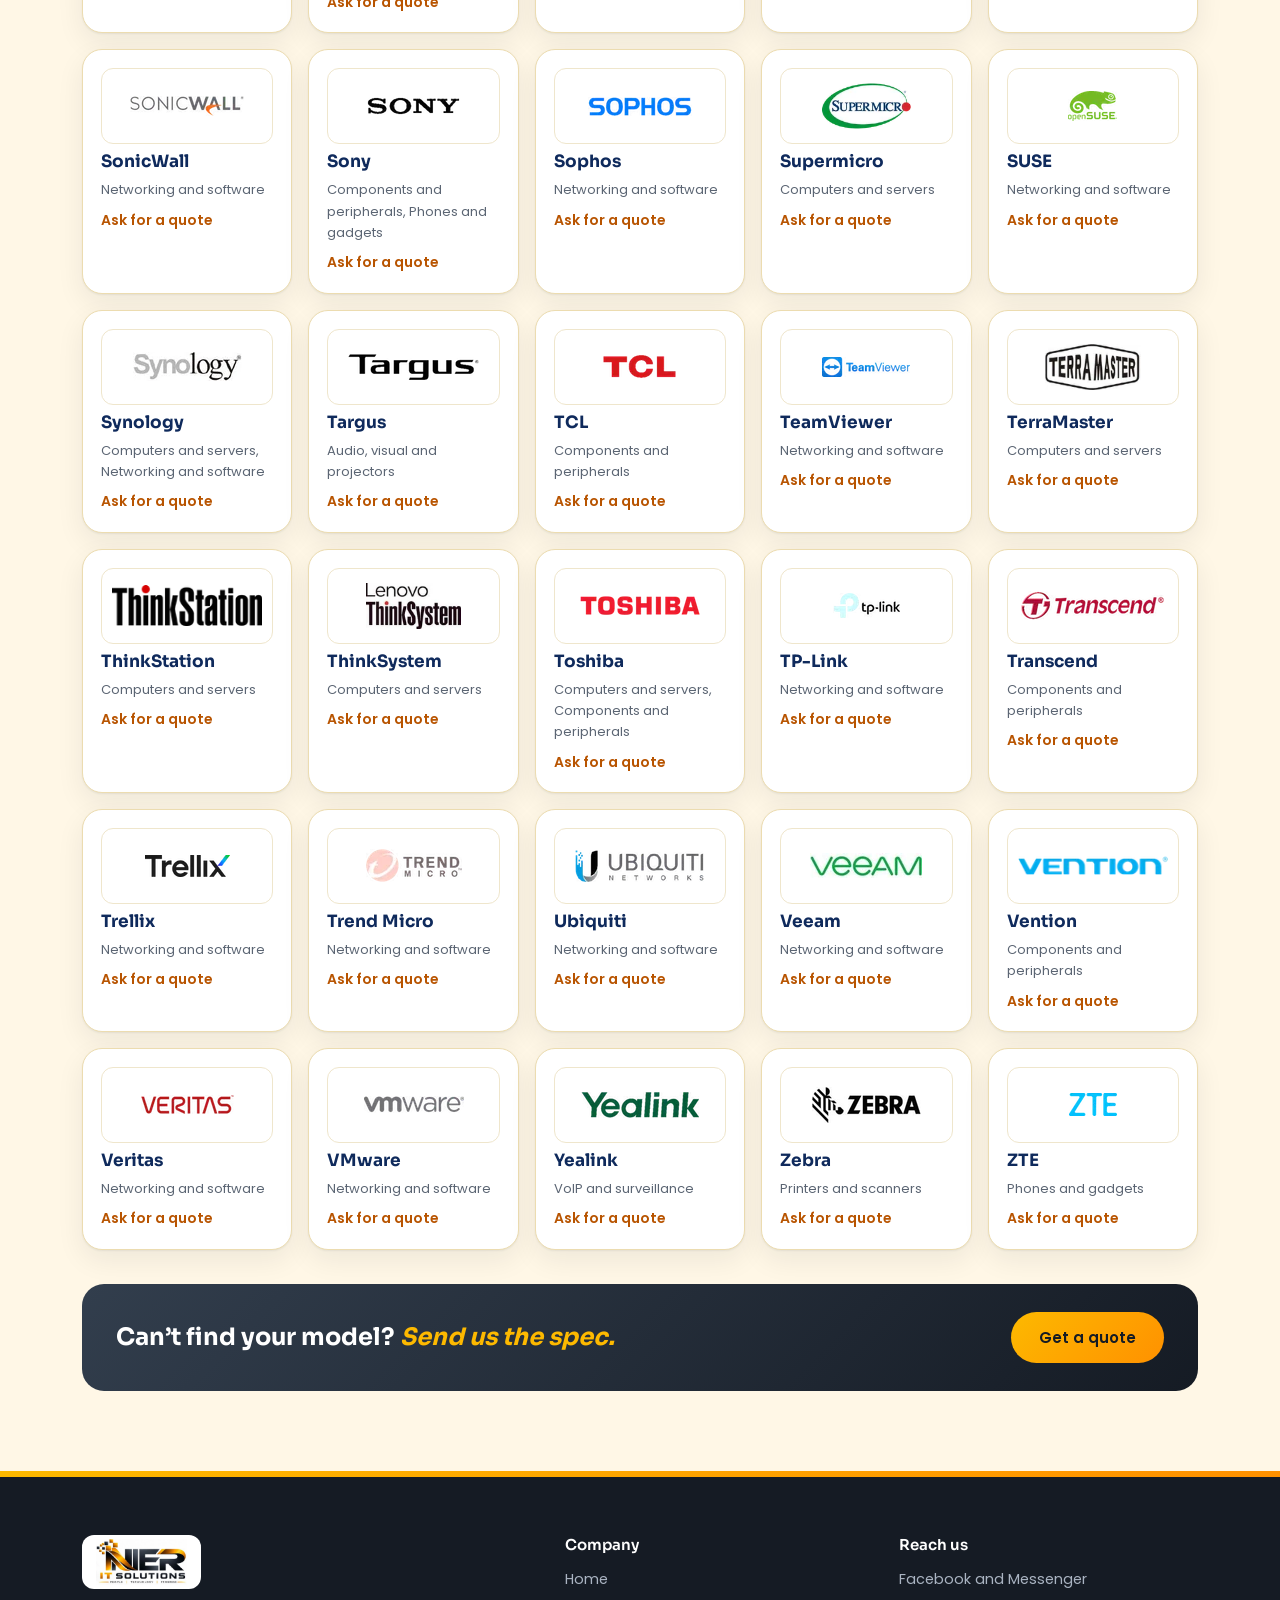
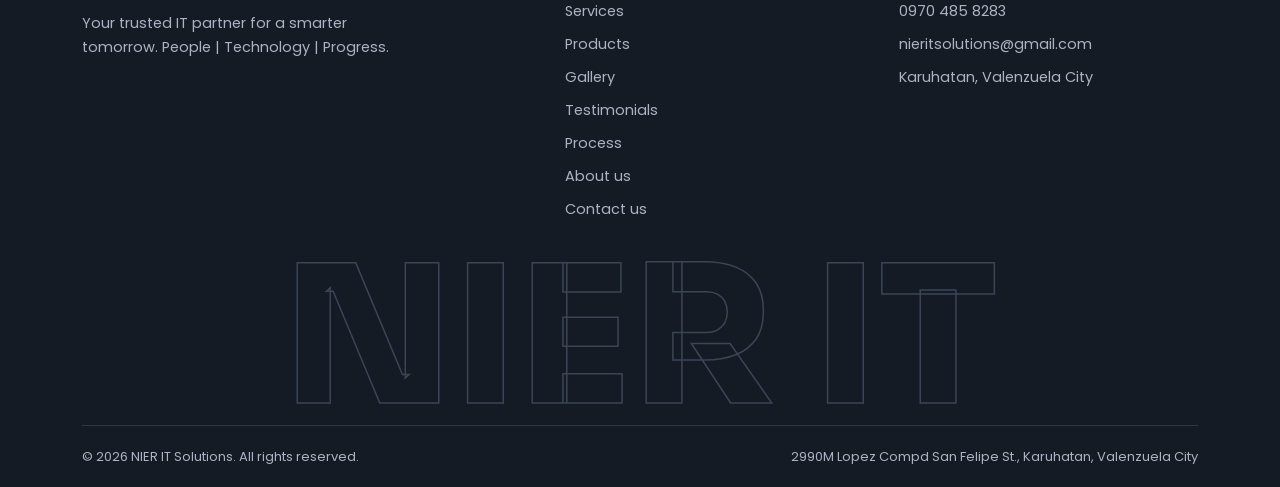
<file: products.html>
<!DOCTYPE html>
<html lang="en"><head><meta charset="utf-8">
<meta name="viewport" content="width=device-width, initial-scale=1, viewport-fit=cover">
<title>IT Products and Brands | NIER IT Solutions</title>
<meta name="description" content="Browse featured picks and every brand we carry: computers, components, networking, printers, CCTV, phones and software.">
<meta property="og:title" content="IT Products and Brands | NIER IT Solutions"><meta property="og:description" content="Browse featured picks and every brand we carry: computers, components, networking, printers, CCTV, phones and software."><meta property="og:type" content="website"><meta name="theme-color" content="#151B24">
<link rel="stylesheet" href="https://fonts.googleapis.com/css2?family=Sora:wght@600;700;800&family=Poppins:wght@400;500;600&display=swap">
<link rel="stylesheet" href="/assets/style.80415ac3.css">
</head>
<body>
<a class="skip" href="#top" onclick="event.preventDefault();document.getElementById('top').focus()">Skip to content</a>
<div class="topbar"><div class="wrap"><span>Your trusted IT partner for a smarter tomorrow</span><span class="tbr"><a href="tel:09704858283">0970 485 8283</a><a href="mailto:nieritsolutions@gmail.com">nieritsolutions@gmail.com</a><a href="https://m.me/nieritsolutions" target="_blank" rel="noopener">Messenger</a></span></div></div>
<header><div class="wrap nav">
<a class="logo" href="/" aria-label="NIER IT Solutions home"><img src="/assets/img/c0cede0354.webp" data-logo alt="NIER IT Solutions"></a>
<nav id="nv"><a href="/">Home</a><div class="dd"><a href="/services">Services</a><div class="menu" id="m1"></div></div><div class="dd"><a href="/products">Products</a><div class="menu" id="m2"></div></div><a href="/gallery">Gallery</a><a href="/testimonials">Testimonials</a><a href="/process">Process</a><a href="/about">About us</a><a href="/faq">FAQ</a></nav>
<button class="pillb" id="th" type="button"></button><a class="btn" href="/contact">Get a quote</a><button class="pillb" id="mb" type="button" aria-expanded="false">Menu</button>
</div></header>
<main id="top" tabindex="-1"><div class="page" id="p-products"><div class="ph"><div class="wrap"><div class="bcr" role="navigation" aria-label="Breadcrumb"><a href="/">Home</a><span>Products</span></div><h1>Products<em>from brands you trust</em></h1><p class="lead">Browse featured picks, then search every brand we carry by category. Ask for today’s price and availability.</p></div></div><section style="padding-bottom:10px"><div class="wrap"><div class="hd2"><h2 class="h2">Featured picks</h2><p class="sub">Specs as listed on our Facebook page.</p></div><div class="g3" id="fp"></div></div></section><section style="padding-bottom:40px"><div class="wrap">
<div class="hd2"><span class="chip">All brands</span><h2 class="h2">Brands you trust <em>in every category</em></h2><p class="sub" id="cd"></p></div>
<div class="ctl"><input id="cs" type="search" placeholder="Search brands, e.g. Cisco, Epson, Kingston" aria-label="Search brands"><div class="tb" id="ctb" role="tablist"></div></div>
<p class="cn" id="cn" aria-live="polite"></p>
<div class="bg" id="cg"></div>
<div class="cbar"><h3>Can’t find your model? <em>Send us the spec.</em></h3><a class="btn" href="/contact">Get a quote</a></div>
</div></section></div>
</main>

<a class="fab" href="https://m.me/nieritsolutions" target="_blank" rel="noopener" aria-label="Chat with us on Facebook Messenger"><svg viewBox="0 0 24 24" width="22" height="22" fill="currentColor" aria-hidden="true"><path d="M12 2C6.48 2 2 6.14 2 11.25c0 2.9 1.45 5.49 3.72 7.18V22l3.4-1.87c.87.24 1.8.37 2.88.37 5.52 0 10-4.14 10-9.25S17.52 2 12 2zm1.1 12.45l-2.55-2.72-4.97 2.72 5.47-5.8 2.6 2.72 4.92-2.72-5.47 5.8z"/></svg><span>Chat with us</span></a>
<div class="mbar"><a href="tel:09704858283">Call</a><a href="https://m.me/nieritsolutions" target="_blank" rel="noopener">Message</a><a class="pri" href="/contact">Get a quote</a></div>
<footer><div class="wrap">
<div class="fg">
<div><a class="flogo" href="/"><img src="/assets/img/c0cede0354.webp" data-logo alt="NIER IT Solutions"></a><p style="max-width:36ch;margin:0">Your trusted IT partner for a smarter tomorrow. People | Technology | Progress.</p></div>
<div><h4>Company</h4><ul><li><a href="/">Home</a></li><li><a href="/services">Services</a></li><li><a href="/products">Products</a></li><li><a href="/gallery">Gallery</a></li><li><a href="/testimonials">Testimonials</a></li><li><a href="/process">Process</a></li><li><a href="/about">About us</a></li><li><a href="/contact">Contact us</a></li></ul></div>
<div><h4>Reach us</h4><ul><li><a href="https://www.facebook.com/share/1CSHU4iJTq/" target="_blank" rel="noopener">Facebook and Messenger</a></li><li><a href="tel:09704858283">0970 485 8283</a></li><li><a href="mailto:nieritsolutions@gmail.com">nieritsolutions@gmail.com</a></li><li>Karuhatan, Valenzuela City</li></ul></div>
</div>
<div class="wm" aria-hidden="true">NIER IT</div>
<div class="fb"><span>© 2026 NIER IT Solutions. All rights reserved.</span><span>2990M Lopez Compd San Felipe St., Karuhatan, Valenzuela City</span></div>
</div></footer>

<script src="/assets/app.efe915cb.js"></script>
</body></html>
</file>
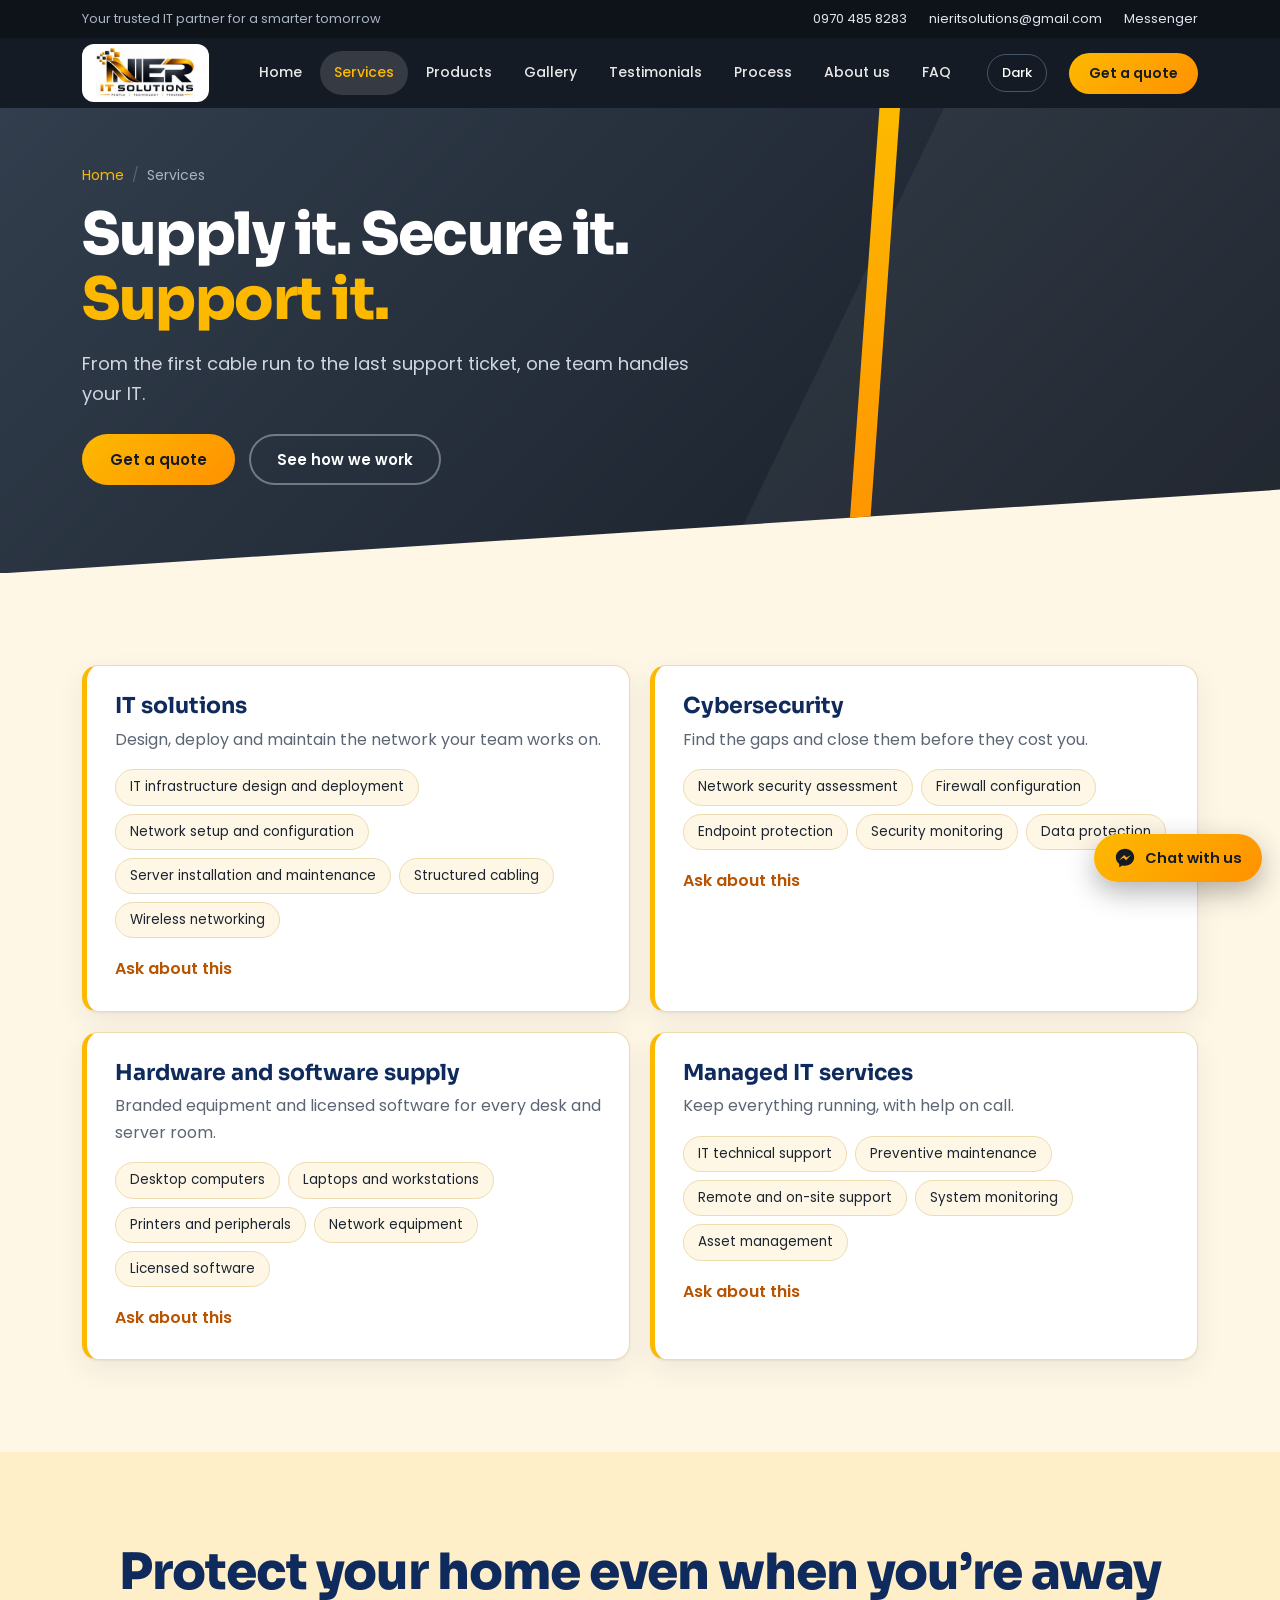
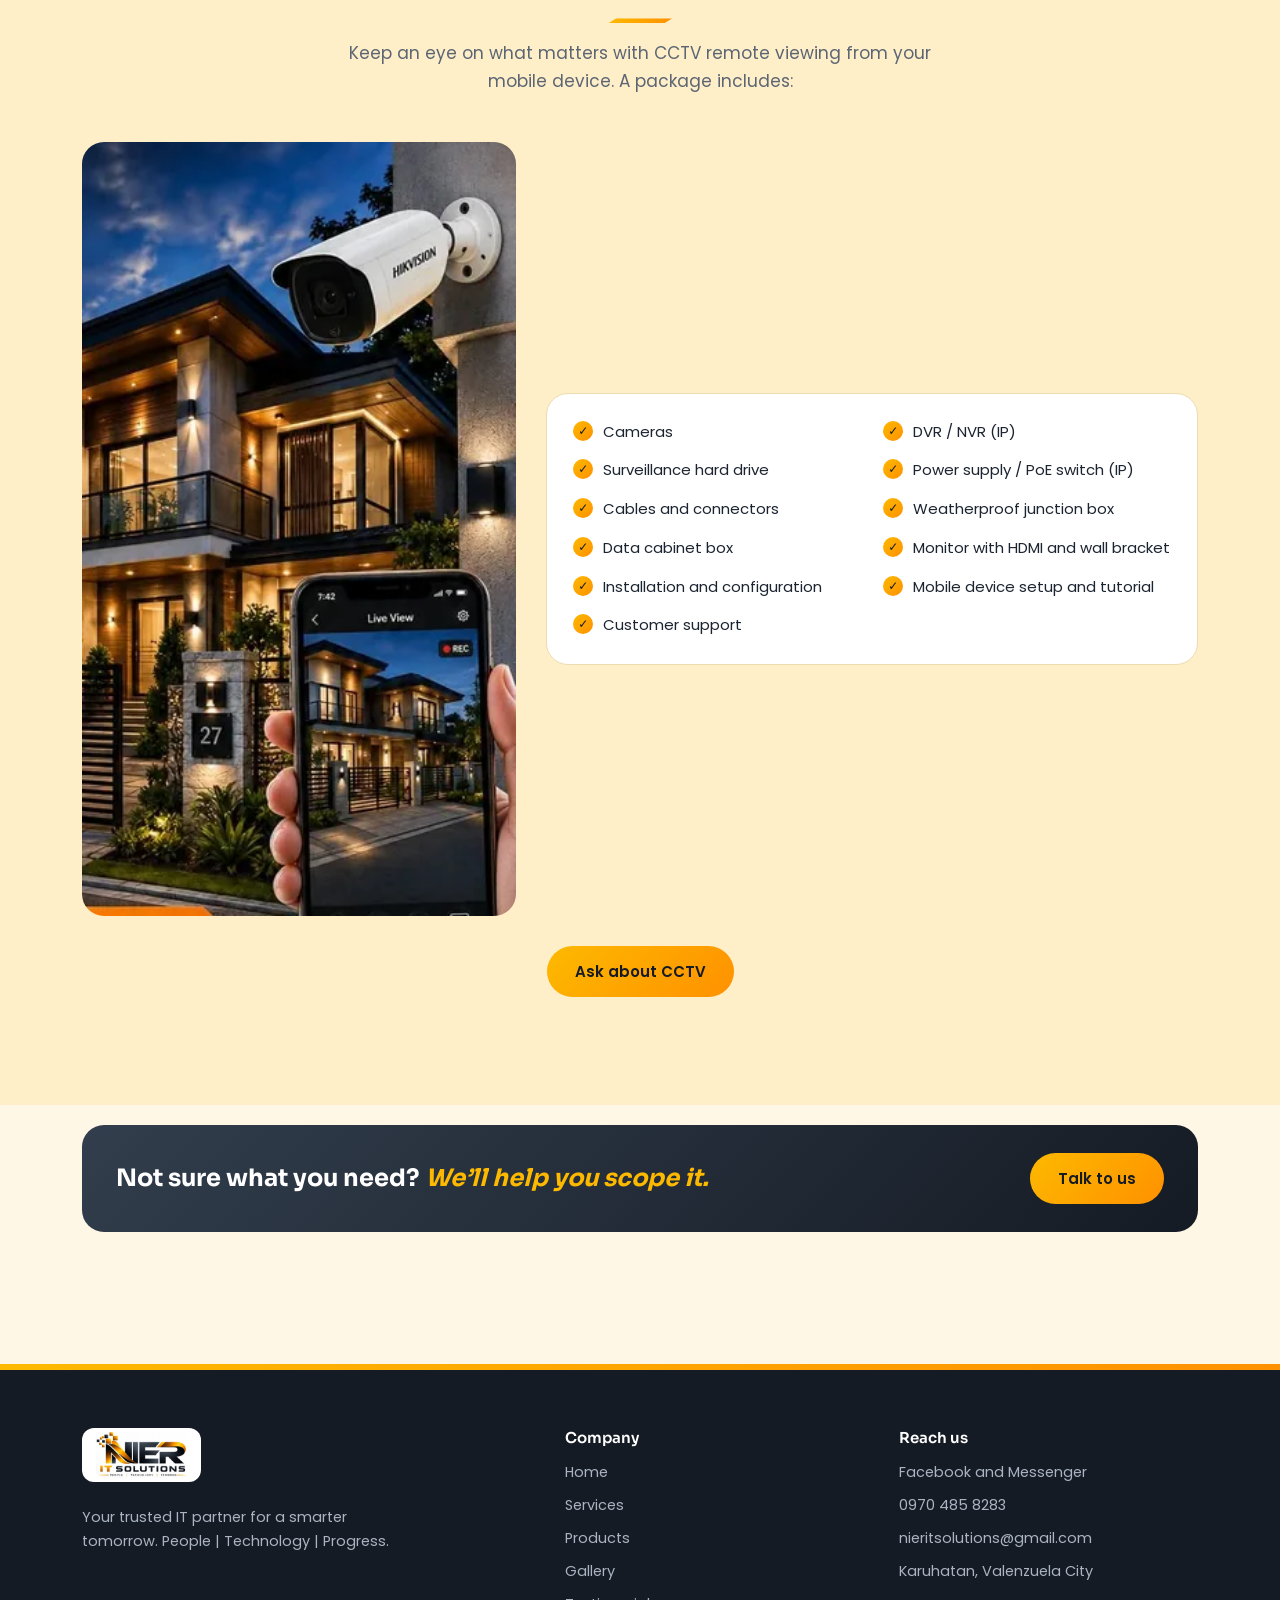
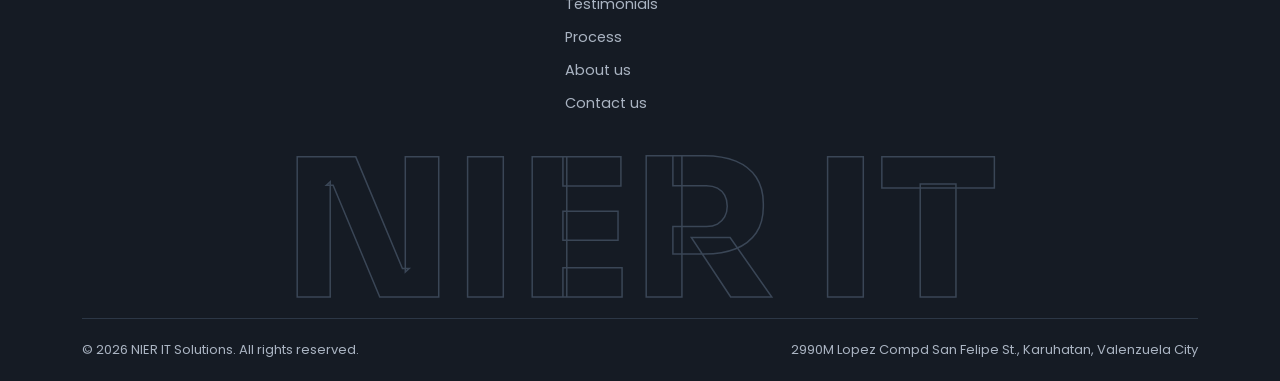
<file: services.html>
<!DOCTYPE html>
<html lang="en"><head><meta charset="utf-8">
<meta name="viewport" content="width=device-width, initial-scale=1, viewport-fit=cover">
<title>IT Services and Support | NIER IT Solutions</title>
<meta name="description" content="IT infrastructure, cybersecurity, hardware and software supply and managed IT services in Valenzuela City.">
<meta property="og:title" content="IT Services and Support | NIER IT Solutions"><meta property="og:description" content="IT infrastructure, cybersecurity, hardware and software supply and managed IT services in Valenzuela City."><meta property="og:type" content="website"><meta name="theme-color" content="#151B24">
<link rel="stylesheet" href="https://fonts.googleapis.com/css2?family=Sora:wght@600;700;800&family=Poppins:wght@400;500;600&display=swap">
<link rel="stylesheet" href="/assets/style.80415ac3.css">
</head>
<body>
<a class="skip" href="#top" onclick="event.preventDefault();document.getElementById('top').focus()">Skip to content</a>
<div class="topbar"><div class="wrap"><span>Your trusted IT partner for a smarter tomorrow</span><span class="tbr"><a href="tel:09704858283">0970 485 8283</a><a href="mailto:nieritsolutions@gmail.com">nieritsolutions@gmail.com</a><a href="https://m.me/nieritsolutions" target="_blank" rel="noopener">Messenger</a></span></div></div>
<header><div class="wrap nav">
<a class="logo" href="/" aria-label="NIER IT Solutions home"><img src="/assets/img/c0cede0354.webp" data-logo alt="NIER IT Solutions"></a>
<nav id="nv"><a href="/">Home</a><div class="dd"><a href="/services">Services</a><div class="menu" id="m1"></div></div><div class="dd"><a href="/products">Products</a><div class="menu" id="m2"></div></div><a href="/gallery">Gallery</a><a href="/testimonials">Testimonials</a><a href="/process">Process</a><a href="/about">About us</a><a href="/faq">FAQ</a></nav>
<button class="pillb" id="th" type="button"></button><a class="btn" href="/contact">Get a quote</a><button class="pillb" id="mb" type="button" aria-expanded="false">Menu</button>
</div></header>
<main id="top" tabindex="-1"><div class="page" id="p-services"><div class="ph"><div class="wrap"><div class="bcr" role="navigation" aria-label="Breadcrumb"><a href="/">Home</a><span>Services</span></div><h1>Supply it. Secure it.<em>Support it.</em></h1><p class="lead">From the first cable run to the last support ticket, one team handles your IT.</p><div class="cta"><a class="btn" href="/contact">Get a quote</a><a class="btn ghost" href="/process">See how we work</a></div></div></div><section><div class="wrap"><div class="g2" id="sv"></div></div></section>
<section class="alt"><div class="wrap"><div class="hd2"><span class="chip">CCTV package</span><h2 class="h2">Protect your home <em>even when you’re away</em></h2><p class="sub">Keep an eye on what matters with CCTV remote viewing from your mobile device. A package includes:</p></div><div class="cc2"><img id="ci" alt="CCTV camera and live view on a phone"><ul class="ck" id="ck"></ul></div><p style="text-align:center;margin-top:30px"><a class="btn" href="/contact?q=CCTV%20package&amp;c=VoIP%20and%20surveillance">Ask about CCTV</a></p></div></section><section style="padding-top:20px"><div class="wrap"><div class="cbar" style="margin:0"><h3>Not sure what you need? <em>We’ll help you scope it.</em></h3><a class="btn" href="/contact">Talk to us</a></div></div></section></div></main>

<a class="fab" href="https://m.me/nieritsolutions" target="_blank" rel="noopener" aria-label="Chat with us on Facebook Messenger"><svg viewBox="0 0 24 24" width="22" height="22" fill="currentColor" aria-hidden="true"><path d="M12 2C6.48 2 2 6.14 2 11.25c0 2.9 1.45 5.49 3.72 7.18V22l3.4-1.87c.87.24 1.8.37 2.88.37 5.52 0 10-4.14 10-9.25S17.52 2 12 2zm1.1 12.45l-2.55-2.72-4.97 2.72 5.47-5.8 2.6 2.72 4.92-2.72-5.47 5.8z"/></svg><span>Chat with us</span></a>
<div class="mbar"><a href="tel:09704858283">Call</a><a href="https://m.me/nieritsolutions" target="_blank" rel="noopener">Message</a><a class="pri" href="/contact">Get a quote</a></div>
<footer><div class="wrap">
<div class="fg">
<div><a class="flogo" href="/"><img src="/assets/img/c0cede0354.webp" data-logo alt="NIER IT Solutions"></a><p style="max-width:36ch;margin:0">Your trusted IT partner for a smarter tomorrow. People | Technology | Progress.</p></div>
<div><h4>Company</h4><ul><li><a href="/">Home</a></li><li><a href="/services">Services</a></li><li><a href="/products">Products</a></li><li><a href="/gallery">Gallery</a></li><li><a href="/testimonials">Testimonials</a></li><li><a href="/process">Process</a></li><li><a href="/about">About us</a></li><li><a href="/contact">Contact us</a></li></ul></div>
<div><h4>Reach us</h4><ul><li><a href="https://www.facebook.com/share/1CSHU4iJTq/" target="_blank" rel="noopener">Facebook and Messenger</a></li><li><a href="tel:09704858283">0970 485 8283</a></li><li><a href="mailto:nieritsolutions@gmail.com">nieritsolutions@gmail.com</a></li><li>Karuhatan, Valenzuela City</li></ul></div>
</div>
<div class="wm" aria-hidden="true">NIER IT</div>
<div class="fb"><span>© 2026 NIER IT Solutions. All rights reserved.</span><span>2990M Lopez Compd San Felipe St., Karuhatan, Valenzuela City</span></div>
</div></footer>

<script src="/assets/app.efe915cb.js"></script>
</body></html>
</file>
<file: assets/style.80415ac3.css>
:root{--amber:#FDB900;--orange:#FF9100;--ot:#B85400;--g1:#E58600;--g2:#B85400;--slate:#2F3A48;--ink-d:#151B24;--bg:#FFF7E6;--bg2:#FFEFC9;--ink:#1B2430;--navy:#0F2A5C;--card:#fff;--line:#ecdcb0;--mut:#5b6573;--sora:'Sora','Poppins',system-ui,sans-serif;--pop:'Poppins',system-ui,sans-serif;box-sizing:border-box;padding-top:env(safe-area-inset-top,0px);padding-bottom:env(safe-area-inset-bottom,0px)}
@media(prefers-color-scheme:dark){:root:not([data-theme="light"]){--ot:var(--orange);--g1:var(--amber);--g2:var(--orange);--bg:#141A22;--bg2:#1A222C;--ink:#F4EEDD;--navy:#FDB900;--card:#1f2833;--line:#323e4d;--mut:#a9b3c1;color-scheme:dark}}
:root[data-theme="dark"]{--ot:var(--orange);--g1:var(--amber);--g2:var(--orange);--bg:#141A22;--bg2:#1A222C;--ink:#F4EEDD;--navy:#FDB900;--card:#1f2833;--line:#323e4d;--mut:#a9b3c1;color-scheme:dark}
*,*::before,*::after{box-sizing:border-box}
html{scroll-behavior:smooth;scroll-padding-top:calc(84px + env(safe-area-inset-top,0px))}
body{margin:0;background:var(--bg);color:var(--ink);font:400 16px/1.65 var(--pop);overflow-x:hidden}
body::before{content:"";position:fixed;inset:0 0 auto;height:env(safe-area-inset-top,0px);background:var(--ink-d);z-index:70}
h1,h2,h3{font-family:var(--sora);line-height:1.12;margin:0}a{color:inherit}img{max-width:100%}
:focus-visible{outline:3px solid var(--orange);outline-offset:3px}
.wrap{max-width:1160px;margin:0 auto;padding:0 22px}
.tick{background:var(--amber);color:#151B24;overflow:hidden;white-space:nowrap;font:600 13px var(--pop);padding:8px 0}
.tick div,.mq div{display:inline-block;animation:slide 45s linear infinite}.tick span{margin:0 26px}.tick span::before{content:"";display:inline-block;width:7px;height:7px;background:var(--slate);margin-right:26px}
@keyframes slide{to{transform:translateX(-50%)}}
header{position:sticky;top:env(safe-area-inset-top,0px);z-index:60;background:var(--ink-d);color:#fff}
.nav{display:flex;align-items:center;gap:22px;height:70px}
.logo{display:block;background:#fff;padding:4px 14px;border-radius:12px}.logo img{height:50px;width:auto;display:block}
nav{display:flex;gap:4px;margin-left:auto;align-items:center}
nav>a,.dd>a{display:block;text-decoration:none;font-size:14px;font-weight:500;padding:10px 14px;border-radius:999px;opacity:.9}
nav>a:hover,.dd:hover>a{background:rgba(255,255,255,.1);opacity:1}
.dd{position:relative}.menu{display:none;position:absolute;top:100%;left:-10px;width:min(440px,90vw);background:#202a37;border:1px solid #3a4656;border-radius:18px;padding:10px;box-shadow:0 20px 50px rgba(0,0,0,.4)}
.dd:hover .menu,.dd:focus-within .menu{display:grid}.menu a{padding:11px 14px;border-radius:12px;text-decoration:none;display:block}.menu a:hover{background:rgba(253,185,0,.14)}.menu b{display:block;font:600 14px var(--sora);color:var(--amber)}.menu span{font-size:12.5px;color:#b9c3d0}
.btn{display:inline-block;border:0;cursor:pointer;font:600 15px var(--pop);padding:14px 28px;text-decoration:none;color:#151B24;background:linear-gradient(135deg,var(--amber),var(--orange));border-radius:999px;transition:transform .2s,box-shadow .2s}
.btn:hover{transform:translateY(-2px);box-shadow:0 10px 26px rgba(255,145,0,.35)}.btn.ghost{background:transparent;color:inherit;box-shadow:inset 0 0 0 2px var(--line)}.btn.ghost:hover{box-shadow:inset 0 0 0 2px var(--orange)}
.pillb{white-space:nowrap;font:500 13px var(--pop);color:#fff;background:transparent;border:1px solid #475569;border-radius:999px;padding:8px 14px;cursor:pointer}
header .btn{padding:10px 20px;font-size:14px}#mb{display:none}
@media(max-width:900px){nav{display:none;position:absolute;top:70px;left:0;right:0;background:var(--ink-d);flex-direction:column;align-items:stretch;padding:12px 22px 20px;margin:0}.open nav{display:flex}.dd .menu{display:none!important}#mb{display:block;margin-left:auto}.nav>.btn{display:none}}
.hero{position:relative;overflow:hidden;text-align:center;padding:84px 0 40px;background:radial-gradient(60% 50% at 50% 0,rgba(253,185,0,.28),transparent 70%)}
.chip{display:inline-block;font:500 13.5px var(--pop);border:1px solid var(--line);background:var(--card);border-radius:999px;padding:7px 16px;color:var(--mut)}
.hero h1{font-size:clamp(40px,7vw,84px);font-weight:800;letter-spacing:-.03em;margin:22px auto 0;max-width:15ch;color:var(--navy)}
.hero h1 em{display:block;font-style:italic;background:linear-gradient(90deg,var(--g1),var(--g2));-webkit-background-clip:text;background-clip:text;color:transparent;padding-bottom:.08em}
.lead{font-size:18px;color:var(--mut);max-width:56ch;margin:24px auto 32px}
.cta{display:flex;gap:14px;justify-content:center;flex-wrap:wrap}
.hl{display:flex;justify-content:center;align-items:center;gap:10px;flex-wrap:wrap;margin-top:44px;color:var(--mut);font-size:14px}
.hpx{position:absolute;top:34px;right:3%;width:150px;display:grid;grid-template-columns:repeat(5,1fr);gap:8px;pointer-events:none}.hpx.l{right:auto;left:3%;top:auto;bottom:90px;width:100px}
.hpx i{aspect-ratio:1;background:var(--amber);opacity:0;animation:pop .5s cubic-bezier(.2,1.4,.4,1) forwards;animation-delay:calc(var(--d)*70ms + 200ms)}.hpx i.o{background:var(--orange)}.hpx i.k{background:var(--slate)}.hpx i.g{background:none}
@keyframes pop{from{transform:scale(.1)}to{opacity:1;transform:scale(1)}}
@media(max-width:1000px){.hpx{display:none}}
.lg{display:inline-flex;align-items:center;justify-content:center;background:#fff;border:1px solid #efe6cc;border-radius:12px;height:58px;min-width:104px;padding:10px 16px}.lg img{max-height:36px;max-width:124px;width:auto;height:auto;display:block}
.mq{overflow:hidden;white-space:nowrap;padding:10px 0;-webkit-mask-image:linear-gradient(90deg,transparent,#000 8%,#000 92%,transparent);mask-image:linear-gradient(90deg,transparent,#000 8%,#000 92%,transparent)}.mq div{animation-duration:55s}.mq .lg{margin:0 8px}
section{padding:88px 0}.alt{background:var(--bg2)}
.hd2{text-align:center;margin-bottom:46px}.hd2 .chip{margin-bottom:16px}
.h2{font-size:clamp(30px,4.4vw,50px);font-weight:800;color:var(--navy);letter-spacing:-.02em}.h2 em{display:block;font-style:italic;color:var(--ot)}
.sub{color:var(--mut);max-width:58ch;margin:16px auto 0}
.g3{display:grid;grid-template-columns:repeat(3,1fr);gap:20px}
@media(max-width:900px){.g3{grid-template-columns:1fr}}
.why{background:var(--card);border:1px solid var(--line);border-radius:22px;padding:30px}
.why h3{font-size:30px;color:var(--ot);margin-bottom:12px}.why p{margin:0;color:var(--mut)}
.cbar{margin-top:34px;display:flex;justify-content:space-between;align-items:center;gap:20px;flex-wrap:wrap;background:linear-gradient(135deg,#323e4d,#151B24);color:#fff;border-radius:22px;padding:28px 34px}
.cbar h3{font-size:24px}.cbar h3 em{color:var(--amber)}
.pgrid{display:grid;grid-template-columns:repeat(2,1fr);gap:22px}.pgrid .pc:last-child{grid-column:1/-1}
@media(max-width:820px){.pgrid{grid-template-columns:1fr}}
.pc{background:linear-gradient(160deg,#35414f,#171d26);color:#fff;border-radius:24px;padding:28px;display:flex;flex-direction:column;gap:20px}
.pc h3{font-size:24px;color:var(--amber)}.pc p{margin:8px 0 0;color:#cfd6e0;font-size:15px}
.lgrow,.lgrid{display:flex;flex-wrap:wrap;gap:9px}
.pc details summary{cursor:pointer;font:600 14px var(--pop);color:var(--amber);list-style:none;display:inline-block;border:1px solid #566377;border-radius:999px;padding:8px 18px}.pc details summary::-webkit-details-marker{display:none}.pc details[open] summary{background:var(--amber);color:#151B24}.lgrid{margin-top:16px}
.svw{display:grid;grid-template-columns:.8fr 1.2fr;gap:50px;align-items:start}
@media(max-width:900px){.svw{grid-template-columns:1fr;gap:26px}}
.svw .stick{position:sticky;top:110px}@media(max-width:900px){.svw .stick{position:static}}
.svw .h2 em{display:inline}
.sv{background:var(--card);border:1px solid var(--line);border-radius:22px;padding:28px;margin-bottom:18px}
.sv h3{font-size:22px;color:var(--navy)}.sv p{color:var(--mut);margin:8px 0 16px}
.sv ul{list-style:none;margin:0;padding:0;display:flex;flex-wrap:wrap;gap:8px}.sv li{font-size:13.5px;border-radius:999px;border:1px solid var(--line);padding:6px 14px;background:var(--bg)}
.sv a{display:inline-block;margin-top:18px;font-weight:600;color:var(--ot);text-decoration:none}
.stats{display:grid;grid-template-columns:repeat(4,1fr);gap:20px}
@media(max-width:900px){.stats{grid-template-columns:repeat(2,1fr)}}
.st{background:var(--card);border:1px solid var(--line);border-radius:22px;padding:28px}
.st b{display:block;font:800 clamp(38px,5vw,58px)/1 var(--sora);background:linear-gradient(135deg,var(--g1),var(--g2));-webkit-background-clip:text;background-clip:text;color:transparent}
.st h3{font-size:18px;margin:12px 0 4px;color:var(--navy)}.st p{margin:0;font-size:14px;color:var(--mut)}
.steps{display:grid;grid-template-columns:repeat(3,1fr);gap:20px}
@media(max-width:900px){.steps{grid-template-columns:1fr}}
.stp{background:var(--card);border:1px solid var(--line);border-radius:22px;padding:28px}
.stp span{display:inline-grid;place-items:center;width:44px;height:44px;border-radius:50%;background:linear-gradient(135deg,var(--amber),var(--orange));color:#151B24;font:700 16px var(--sora);margin-bottom:16px}
.stp h3{font-size:20px;color:var(--navy);margin-bottom:8px}.stp p{margin:0;color:var(--mut);font-size:15px}
.vals{display:flex;flex-wrap:wrap;gap:14px;margin-top:30px}.vals div{flex:1 1 180px;border-left:4px solid var(--orange);padding:4px 0 4px 16px}.vals b{font:700 17px var(--sora);display:block;color:var(--navy)}.vals span{font-size:14px;color:var(--mut)}
.faq{max-width:820px;margin:0 auto;display:grid;gap:12px}
.fq{background:var(--card);border:1px solid var(--line);border-radius:18px;padding:0 24px}
.fq summary{cursor:pointer;padding:20px 0;font:600 17px var(--sora);color:var(--navy);list-style:none;display:flex;justify-content:space-between;gap:16px}.fq summary::-webkit-details-marker{display:none}.fq summary::after{content:"+";font-size:24px;line-height:1;color:var(--ot)}.fq[open] summary::after{content:"\2212"}
.fq p{margin:0 0 20px;color:var(--mut)}
.ct{background:linear-gradient(135deg,#323e4d,#151B24);color:#fff;border-radius:30px;padding:clamp(26px,5vw,56px);display:grid;grid-template-columns:1fr 1fr;gap:40px;align-items:start}
@media(max-width:860px){.ct{grid-template-columns:1fr}}
.ct .h2{color:#fff}.ct .h2 em{color:var(--amber)}.open-b{display:inline-flex;gap:8px;align-items:center;font-size:13px;border:1px solid #566377;border-radius:999px;padding:6px 14px;margin-bottom:18px}.open-b::before{content:"";width:8px;height:8px;border-radius:50%;background:#4ade80}
.info{display:grid;gap:16px;margin-top:28px}.info small{display:block;color:#aab4c2;font-size:12.5px}.info a{color:var(--amber);font-weight:600;text-decoration:none}
form{background:var(--card);color:var(--ink);border-radius:22px;padding:26px;display:grid;gap:14px}
form h3{font-size:22px;color:var(--navy)}label{font:600 13px var(--pop);display:grid;gap:6px}
input,select,textarea{font:400 15px var(--pop);padding:12px 14px;border:2px solid var(--line);background:var(--bg);color:var(--ink);border-radius:12px;width:100%}
input:focus,select:focus,textarea:focus{outline:none;border-color:var(--orange)}
footer{background:var(--ink-d);color:#aab4c2;padding:64px 0 0;font-size:14.5px;overflow:hidden;margin-top:40px}
.fg{display:grid;grid-template-columns:1.5fr 1fr 1fr;gap:34px}@media(max-width:760px){.fg{grid-template-columns:1fr}}
footer h4{color:#fff;font:600 15px var(--sora);margin:0 0 14px}footer ul{list-style:none;margin:0;padding:0;display:grid;gap:9px}footer a{text-decoration:none}footer a:hover{color:var(--amber)}
.flogo{display:inline-block;background:#fff;border-radius:12px;padding:4px 14px;margin-bottom:16px}.flogo img{height:46px;display:block}
.wm{font:800 clamp(54px,15vw,210px)/.9 var(--sora);color:transparent;-webkit-text-stroke:1.5px #3a4656;white-space:nowrap;text-align:center;margin-top:30px;user-select:none}
.fb{border-top:1px solid #2c3746;padding:20px 0 calc(20px + env(safe-area-inset-bottom,0px));display:flex;justify-content:space-between;gap:12px;flex-wrap:wrap;font-size:13px}
[hidden]{display:none!important}
.ph{text-align:center;padding:76px 0 34px;background:radial-gradient(60% 80% at 50% 0,rgba(253,185,0,.26),transparent 70%)}
.ph h1{font-size:clamp(34px,5.6vw,64px);font-weight:800;letter-spacing:-.025em;color:var(--navy);max-width:16ch;margin:18px auto 0}
.ph h1 em{display:block;font-style:italic;background:linear-gradient(90deg,var(--g1),var(--g2));-webkit-background-clip:text;background-clip:text;color:transparent;padding-bottom:.08em}
.ph .lead{margin:20px auto 28px}.ph .cta:empty{display:none}
.g2{display:grid;grid-template-columns:repeat(2,1fr);gap:20px}.g4{display:grid;grid-template-columns:repeat(4,1fr);gap:18px}
@media(max-width:980px){.g4{grid-template-columns:repeat(2,1fr)}}@media(max-width:700px){.g2,.g4{grid-template-columns:1fr}}
.g2 .sv{margin:0}.ml{display:inline-block;margin-top:14px;font-weight:600;color:var(--ot);text-decoration:none}
.why .lgrow{margin-top:14px}.why .lg{min-width:0;flex:1;height:46px;padding:6px 8px}.why .lg img{max-width:70px;max-height:26px}
nav a[aria-current]{background:rgba(255,255,255,.14);color:var(--amber);opacity:1}
.ctl{display:grid;gap:16px;max-width:900px;margin:0 auto 18px}.ctl input{border-radius:999px;padding:14px 22px}
.tb{display:flex;gap:8px;flex-wrap:wrap;justify-content:center}
.tb button{font:600 14px var(--pop);padding:10px 18px;border:1px solid var(--line);background:var(--card);color:var(--ink);border-radius:999px;cursor:pointer;transition:.2s}.tb button:hover{border-color:var(--orange)}
.tb button[aria-selected="true"]{background:var(--slate);border-color:var(--slate);color:var(--amber)}
.cn{text-align:center;color:var(--mut);font-size:14px;margin:6px 0 24px}
.bg{display:grid;grid-template-columns:repeat(auto-fill,minmax(210px,1fr));gap:16px}
.bc{background:var(--card);border:1px solid var(--line);border-radius:20px;padding:18px;display:grid;gap:8px;align-content:start}
.bc .lg{width:100%;height:76px}.bc .lg img{max-height:46px;max-width:150px}
.bc h3{font-size:17px;color:var(--navy)}.bc p{margin:0;font-size:13px;color:var(--mut)}.bc a{font-weight:600;font-size:14px;color:var(--ot);text-decoration:none}
.empty{grid-column:1/-1;text-align:center;color:var(--mut)}
.fab{position:fixed;right:18px;bottom:calc(18px + env(safe-area-inset-bottom,0px));z-index:55;display:flex;align-items:center;gap:9px;padding:13px 20px;border-radius:999px;background:linear-gradient(135deg,var(--amber),var(--orange));color:#151B24;font:600 14.5px var(--pop);text-decoration:none;box-shadow:0 10px 28px rgba(0,0,0,.3);transition:transform .2s}.fab:hover{transform:translateY(-3px)}
@media(max-width:480px){.fab span{display:none}.fab{padding:14px}}
.gm{column-count:4;column-gap:16px}@media(max-width:1000px){.gm{column-count:3}}@media(max-width:700px){.gm{column-count:2;column-gap:12px}}
.gf{break-inside:avoid;margin:0 0 16px;background:var(--card);border:1px solid var(--line);border-radius:18px;overflow:hidden}
.gf button{display:block;width:100%;padding:0;border:0;background:none;cursor:zoom-in}.gf img{width:100%;height:auto;display:block;transition:transform .3s}.gf button:hover img{transform:scale(1.03)}.gf button{overflow:hidden}
.gf figcaption{padding:12px 14px;font-size:13.5px;color:var(--mut)}
.pv{display:grid;grid-template-columns:repeat(6,1fr);gap:12px}@media(max-width:900px){.pv{grid-template-columns:repeat(3,1fr)}}@media(max-width:520px){.pv{grid-template-columns:repeat(2,1fr)}}
.pv button{padding:0;border:1px solid var(--line);border-radius:16px;overflow:hidden;background:var(--card);cursor:zoom-in;aspect-ratio:1}.pv img{width:100%;height:100%;object-fit:cover;object-position:top;display:block}
#lb{position:fixed;inset:0;z-index:100;background:rgba(10,14,20,.93);display:flex;align-items:center;justify-content:center;gap:12px;padding:20px}#lb[hidden]{display:none}
#lb figure{margin:0;text-align:center;max-width:min(92vw,900px)}#lb img{max-width:100%;max-height:78vh;border-radius:12px;display:inline-block}#lb figcaption{color:#e6ebf2;font-size:14px;margin-top:12px}
#lb button{border:0;cursor:pointer;background:var(--amber);color:#151B24;border-radius:50%;width:46px;height:46px;font-size:28px;line-height:1;flex:none}
#lbx{position:absolute;top:calc(14px + env(safe-area-inset-top,0px));right:16px}
@media(max-width:600px){#lb .ar{position:absolute;bottom:calc(18px + env(safe-area-inset-bottom,0px))}#lbp{left:20px}#lbn{right:20px}#lb figcaption{padding-bottom:50px}}
.hero2{position:relative;overflow:hidden}.dec{position:absolute;pointer-events:none}
.d1{top:0;left:0;width:min(380px,48vw);height:190px;background:var(--slate);clip-path:polygon(0 0,100% 0,0 100%)}
.d2{top:0;left:0;width:min(300px,38vw);height:140px;background:linear-gradient(135deg,#FFC21A,var(--amber));clip-path:polygon(0 0,62% 0,0 56%)}
.d3{right:5%;bottom:0;width:min(220px,28vw);height:110px;background:linear-gradient(180deg,#FFD85C,var(--amber));clip-path:polygon(0 28%,100% 0,100% 100%,0 100%)}
.hg{position:relative;display:grid;grid-template-columns:1.1fr .9fr;gap:44px;align-items:center;padding-top:150px;padding-bottom:80px}
@media(max-width:900px){.hg{grid-template-columns:1fr;padding-top:110px}.d1{height:120px}.d2{height:84px}}
.hero2 h1{text-wrap:balance;font-size:clamp(38px,5.6vw,70px);font-weight:800;letter-spacing:-.03em;color:var(--navy);margin:20px 0 0;max-width:13ch}
.hero2 h1 em{display:block;font-style:italic;background:linear-gradient(90deg,var(--g1),var(--g2));-webkit-background-clip:text;background-clip:text;color:transparent;padding-bottom:.08em}
.hero2 .lead{margin:22px 0 30px}.hero2 .cta,.hero2 .hl{justify-content:flex-start}.hero2 .hl{margin-top:36px}
.ovw{background:linear-gradient(160deg,#35414f,#151B24);color:#fff;padding:36px 36px 56px;clip-path:polygon(0 0,100% 6%,100% 100%,0 94%)}
.ovw h3{color:var(--amber);font-size:20px;margin:22px 0 10px}.ovw p{margin:0;color:#dbe1ea;font-size:15px}
.lp{display:inline-block;background:#fff;border-radius:16px;padding:8px 18px}.lp img{height:80px;display:block}
.tg{display:flex;margin-top:24px;font:600 13px var(--sora);letter-spacing:.1em;color:var(--amber)}.tg span+span{border-left:2px solid var(--orange);margin-left:14px;padding-left:14px}
.wg{display:grid;grid-template-columns:1fr 1fr;gap:12px;align-items:stretch}@media(max-width:800px){.wg{grid-template-columns:1fr}}
.mv{background:var(--slate);color:#fff;padding:26px 40px 30px;clip-path:polygon(4% 0,100% 0,96% 100%,0 100%);margin-bottom:12px}.wg>.mv{margin:0}
.mv h3{font-size:24px;margin-bottom:10px}.mv p{margin:0;color:var(--amber);font-style:italic}.mv ul{list-style:none;margin:0;padding:0;display:grid;gap:14px;color:var(--amber);font-style:italic}.mv li b{color:#fff;font-style:normal}
.sks{display:grid;grid-template-columns:1fr 1fr;gap:28px}@media(max-width:800px){.sks{grid-template-columns:1fr}}
.sk{display:grid}.sk h3{font-size:21px;margin-bottom:14px}.sk ul{margin:0;padding-left:20px;display:grid;gap:6px;font-style:italic;font-size:15px}
.sk .dk{background:var(--slate);color:#fff;padding:30px 30px 52px;clip-path:polygon(0 0,50% 5%,100% 0,100% 90%,50% 100%,0 90%);position:relative;z-index:1;margin-bottom:-26px}.sk .dk li::marker{color:var(--amber)}.sk .dk ul{color:var(--amber)}
.sk .am{background:var(--amber);color:#151B24;padding:50px 30px 30px;clip-path:polygon(0 0,100% 0,100% 100%,0 96%)}.sk .am li::marker{color:#151B24}
.slab{background:linear-gradient(160deg,#FDB900,#FFC933);color:#151B24;padding:80px 0;clip-path:polygon(0 5%,100% 0,100% 95%,0 100%)}
.sbg{display:grid;grid-template-columns:1fr 1fr;gap:30px}@media(max-width:800px){.sbg{grid-template-columns:1fr}}
.sbg h3{font-size:16px;margin-bottom:12px;color:#151B24}.slab .lg{min-width:0;flex:1 1 80px;height:52px}.slab .lg img{max-width:90px}
.btn.dk{background:var(--slate);color:#fff}
.ci{display:grid;grid-template-columns:repeat(3,1fr);gap:18px}@media(max-width:800px){.ci{grid-template-columns:1fr}}
.ci>div{background:var(--card);border:1px solid var(--line);border-radius:22px;padding:26px;display:grid;gap:4px;justify-items:start;align-content:start}.ci small{color:var(--mut);font-size:13px}.ci a,.ci span:not(.ic){font:600 17px var(--sora);color:var(--navy);text-decoration:none;overflow-wrap:anywhere}
.ic{width:52px;height:52px;border-radius:50%;background:linear-gradient(135deg,var(--amber),var(--orange));display:grid;place-items:center;margin-bottom:10px}
.two{display:grid;grid-template-columns:1fr 1fr;gap:12px}.sd{display:flex;gap:10px;flex-wrap:wrap}.sd .btn{padding:12px 20px;font-size:14px}.sbn{padding:9px 16px;font-size:13px}
.fc{background:var(--card);border:1px solid var(--line);border-radius:22px;overflow:hidden;display:flex;flex-direction:column}.fc .im{background:#fff;aspect-ratio:4/3;position:relative;overflow:hidden}.fc .im img{position:absolute;inset:0;width:100%;height:100%;object-fit:contain}
.fc .bd{padding:20px 20px 12px;display:grid;gap:10px;align-content:start;flex:1}.fc h3{font-size:18px;color:var(--navy)}.fc ul{margin:0;padding-left:18px;font-size:14px;color:var(--mut);display:grid;gap:3px}.fc .ac{display:flex;gap:8px;flex-wrap:wrap;padding:8px 20px 20px}
.cc2{display:grid;grid-template-columns:.8fr 1.2fr;gap:30px;align-items:center}@media(max-width:800px){.cc2{grid-template-columns:1fr}}.cc2 img{width:100%;border-radius:22px;display:block}
.ck{list-style:none;margin:0;padding:26px;display:grid;grid-template-columns:1fr 1fr;gap:14px 22px;background:var(--card);border:1px solid var(--line);border-radius:22px}@media(max-width:560px){.ck{grid-template-columns:1fr}}
.ck li{padding-left:30px;position:relative;font-size:15px}.ck li::before{content:"\2713";position:absolute;left:0;top:1px;width:20px;height:20px;border-radius:50%;background:linear-gradient(135deg,var(--amber),var(--orange));color:#151B24;font-size:12px;font-weight:700;display:grid;place-items:center}
.tr{display:grid;grid-template-columns:repeat(6,1fr);gap:12px}@media(max-width:900px){.tr{grid-template-columns:repeat(3,1fr)}}@media(max-width:520px){.tr{grid-template-columns:repeat(2,1fr)}}
.tr div{background:var(--card);border:1px solid var(--line);border-top:4px solid var(--amber);border-radius:16px;padding:14px 10px;font:600 14px var(--sora);color:var(--navy);text-align:center}
/* design pass */
:root{--sh:0 1px 2px rgba(21,27,36,.06),0 10px 28px rgba(21,27,36,.07)}
.skip{position:absolute;left:-999px;top:8px;z-index:200;background:var(--amber);color:#151B24;padding:10px 16px;border-radius:8px;font-weight:600}.skip:focus{left:12px}
.topbar{background:#0e131a;color:#aab4c2;font-size:13px}.topbar .wrap{display:flex;justify-content:space-between;align-items:center;gap:16px;min-height:38px}.tbr{display:flex;gap:22px}.tbr a{color:#dfe5ee;text-decoration:none}.tbr a:hover{color:var(--amber)}
@media(max-width:700px){.topbar{display:none}}
header.sc{box-shadow:0 8px 28px rgba(0,0,0,.3)}
.page.in{animation:pin .35s ease-out}@keyframes pin{from{opacity:0;transform:translateY(10px)}}
.ph{position:relative;overflow:hidden;text-align:left;background:linear-gradient(135deg,#323e4d,#151B24);color:#fff;padding:56px 0 88px;clip-path:polygon(0 0,100% 0,100% 82%,0 100%)}
.ph::before{content:"";position:absolute;top:0;right:0;width:min(46%,560px);height:100%;background:rgba(255,255,255,.05);clip-path:polygon(40% 0,100% 0,100% 100%,0 100%)}
.ph::after{content:"";position:absolute;top:0;right:min(32%,380px);width:54px;height:100%;background:linear-gradient(180deg,var(--amber),var(--orange));clip-path:polygon(62% 0,100% 0,38% 100%,0 100%)}
@media(max-width:700px){.ph{padding:44px 0 80px}.ph::after{display:none}}
.ph .wrap{position:relative;z-index:1}
.bcr{display:flex;gap:8px;font-size:14px;color:#aab4c2}.bcr a{color:var(--amber);text-decoration:none}.bcr span::before{content:"/";margin-right:8px;color:#566377}
.ph h1{color:#fff;margin:16px 0 0;font-size:clamp(34px,5vw,58px);letter-spacing:-.025em;max-width:20ch}
.ph h1 em{display:block;font-style:normal;background:none;-webkit-background-clip:border-box;background-clip:border-box;-webkit-text-fill-color:currentColor;color:var(--amber);padding:0}
.ph .lead{color:#cfd6e0;margin:16px 0 26px;max-width:56ch;text-align:left}.ph .cta{justify-content:flex-start}
.ph .btn.ghost{color:#fff;box-shadow:inset 0 0 0 2px rgba(255,255,255,.35)}
.hd2 .chip{display:none}
.h2 em{display:inline;font-style:normal;color:inherit}
.hd2 .h2::after{content:"";display:block;width:64px;height:5px;margin:18px auto 0;background:linear-gradient(90deg,var(--amber),var(--orange));clip-path:polygon(8px 0,100% 0,calc(100% - 8px) 100%,0 100%)}
.ct .h2::after{margin-left:0}
section{padding-top:clamp(56px,8vw,92px);padding-bottom:clamp(56px,8vw,92px)}
.sub{font-size:17px}
.why,.sv,.stp,.ci>div,.bc,.gf,.fc,.fq{box-shadow:var(--sh)}
.why,.sv,.stp,.ci>div{border-radius:16px}.why{border-top:4px solid var(--amber)}.sv{border-left:5px solid var(--amber)}
.fc,.gf{transition:transform .2s,box-shadow .2s}.fc:hover,.gf:hover{transform:translateY(-4px);box-shadow:0 2px 4px rgba(21,27,36,.08),0 18px 40px rgba(21,27,36,.14)}
footer{position:relative}footer::before{content:"";position:absolute;top:0;left:0;right:0;height:6px;background:linear-gradient(90deg,var(--amber),var(--orange))}
.mbar{display:none}
@media(max-width:700px){.mbar{display:grid;grid-template-columns:1fr 1fr 1.4fr;gap:8px;position:fixed;left:0;right:0;bottom:0;z-index:56;padding:10px 12px calc(10px + env(safe-area-inset-bottom,0px));background:var(--ink-d);box-shadow:0 -8px 24px rgba(0,0,0,.3)}
.mbar a{display:grid;place-items:center;min-height:46px;border-radius:999px;color:#fff;text-decoration:none;font:600 14px var(--pop);box-shadow:inset 0 0 0 2px #475569}.mbar a.pri{background:linear-gradient(135deg,var(--amber),var(--orange));color:#151B24;box-shadow:none}
.fab{display:none}footer{padding-bottom:76px}.fb{padding-bottom:20px}}
@media(prefers-reduced-motion:reduce){.page.in{animation:none}.hpx i{animation:none;opacity:1}.tick div,.mq div{animation:none}html{scroll-behavior:auto}}

.tc{margin:0;background:var(--card);border:1px solid var(--line);border-radius:16px;padding:24px;box-shadow:var(--sh);display:grid;gap:14px;align-content:start}
.tc blockquote{margin:0;font-size:16px}.st5{color:#E58600;letter-spacing:3px;font-size:18px}
.tc figcaption{display:flex;gap:12px;align-items:center}.tc figcaption img,.av{width:44px;height:44px;border-radius:50%;object-fit:cover;flex:none}
.av{display:grid;place-items:center;background:var(--slate);color:var(--amber);font:700 18px var(--sora)}.tc small{display:block;color:var(--mut)}
@media(max-width:1180px){nav>a,.dd>a{padding:10px 9px;font-size:13.5px}}
</file>
